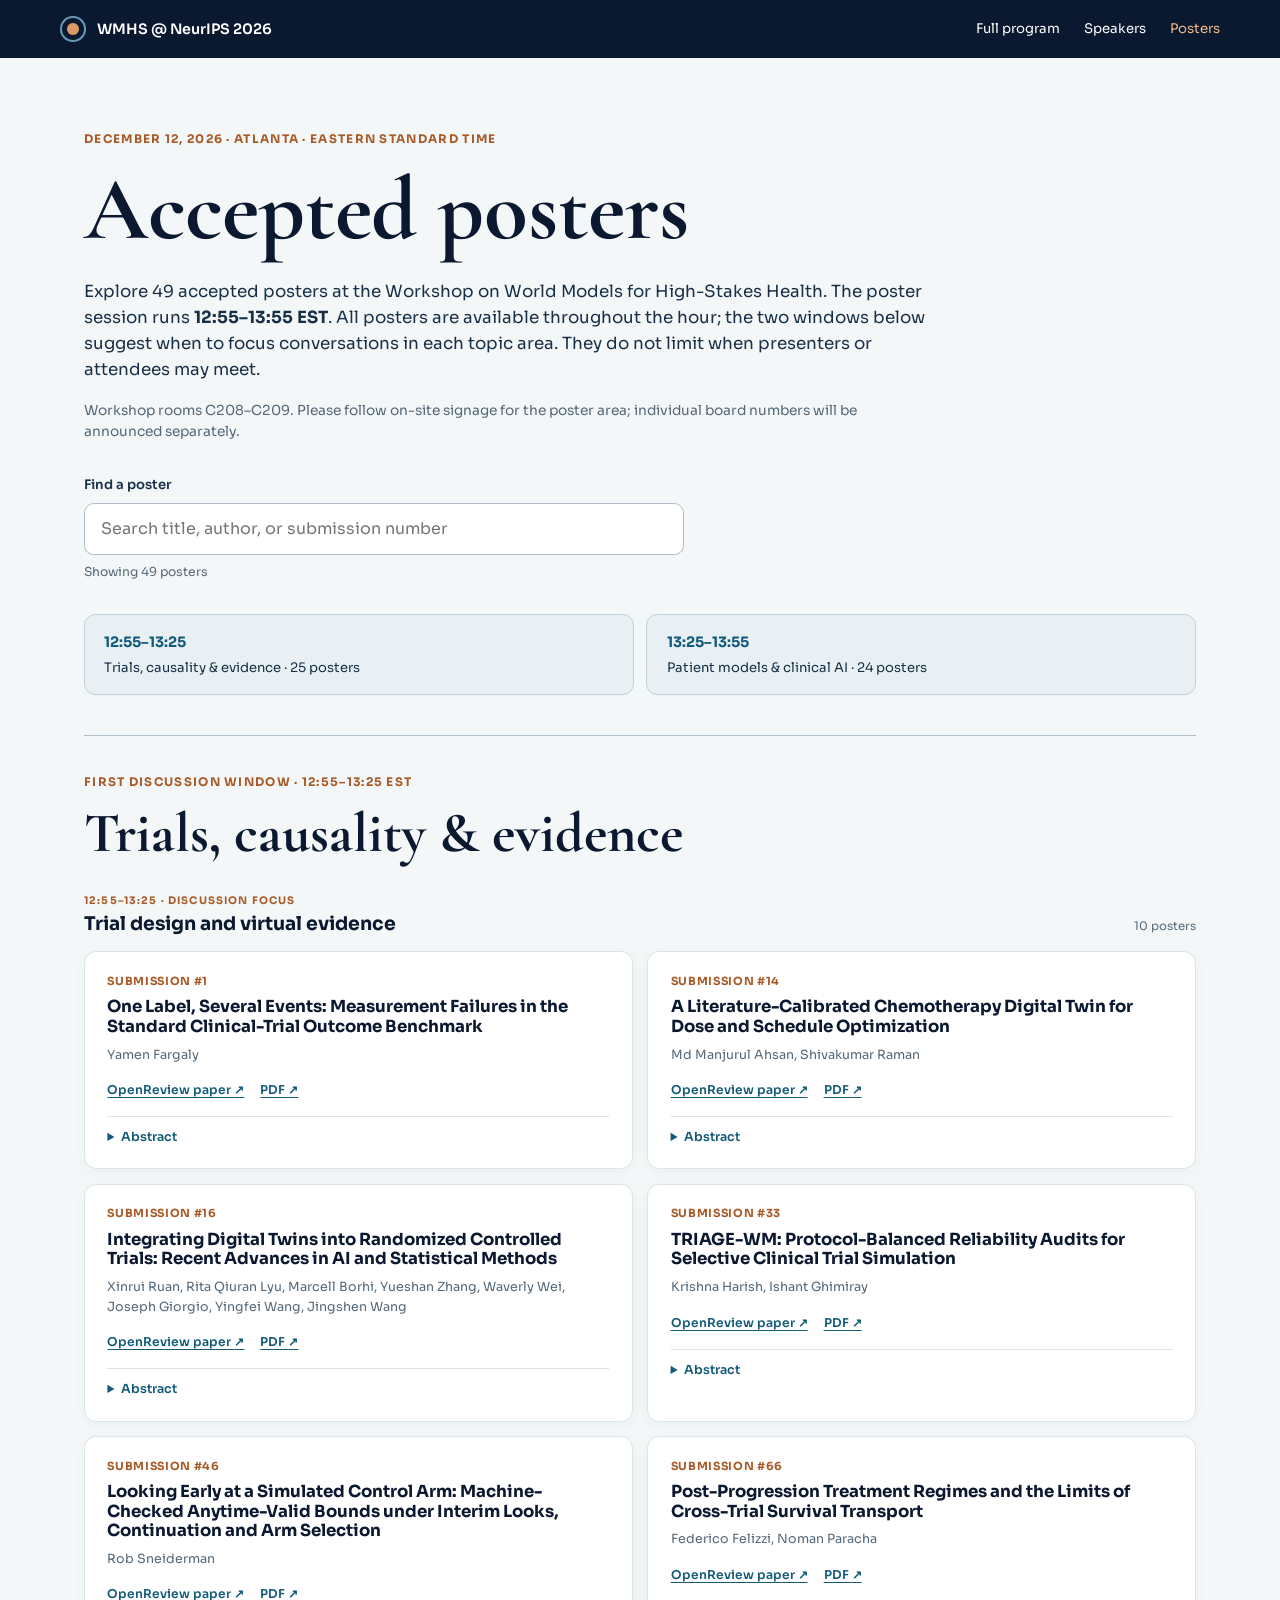
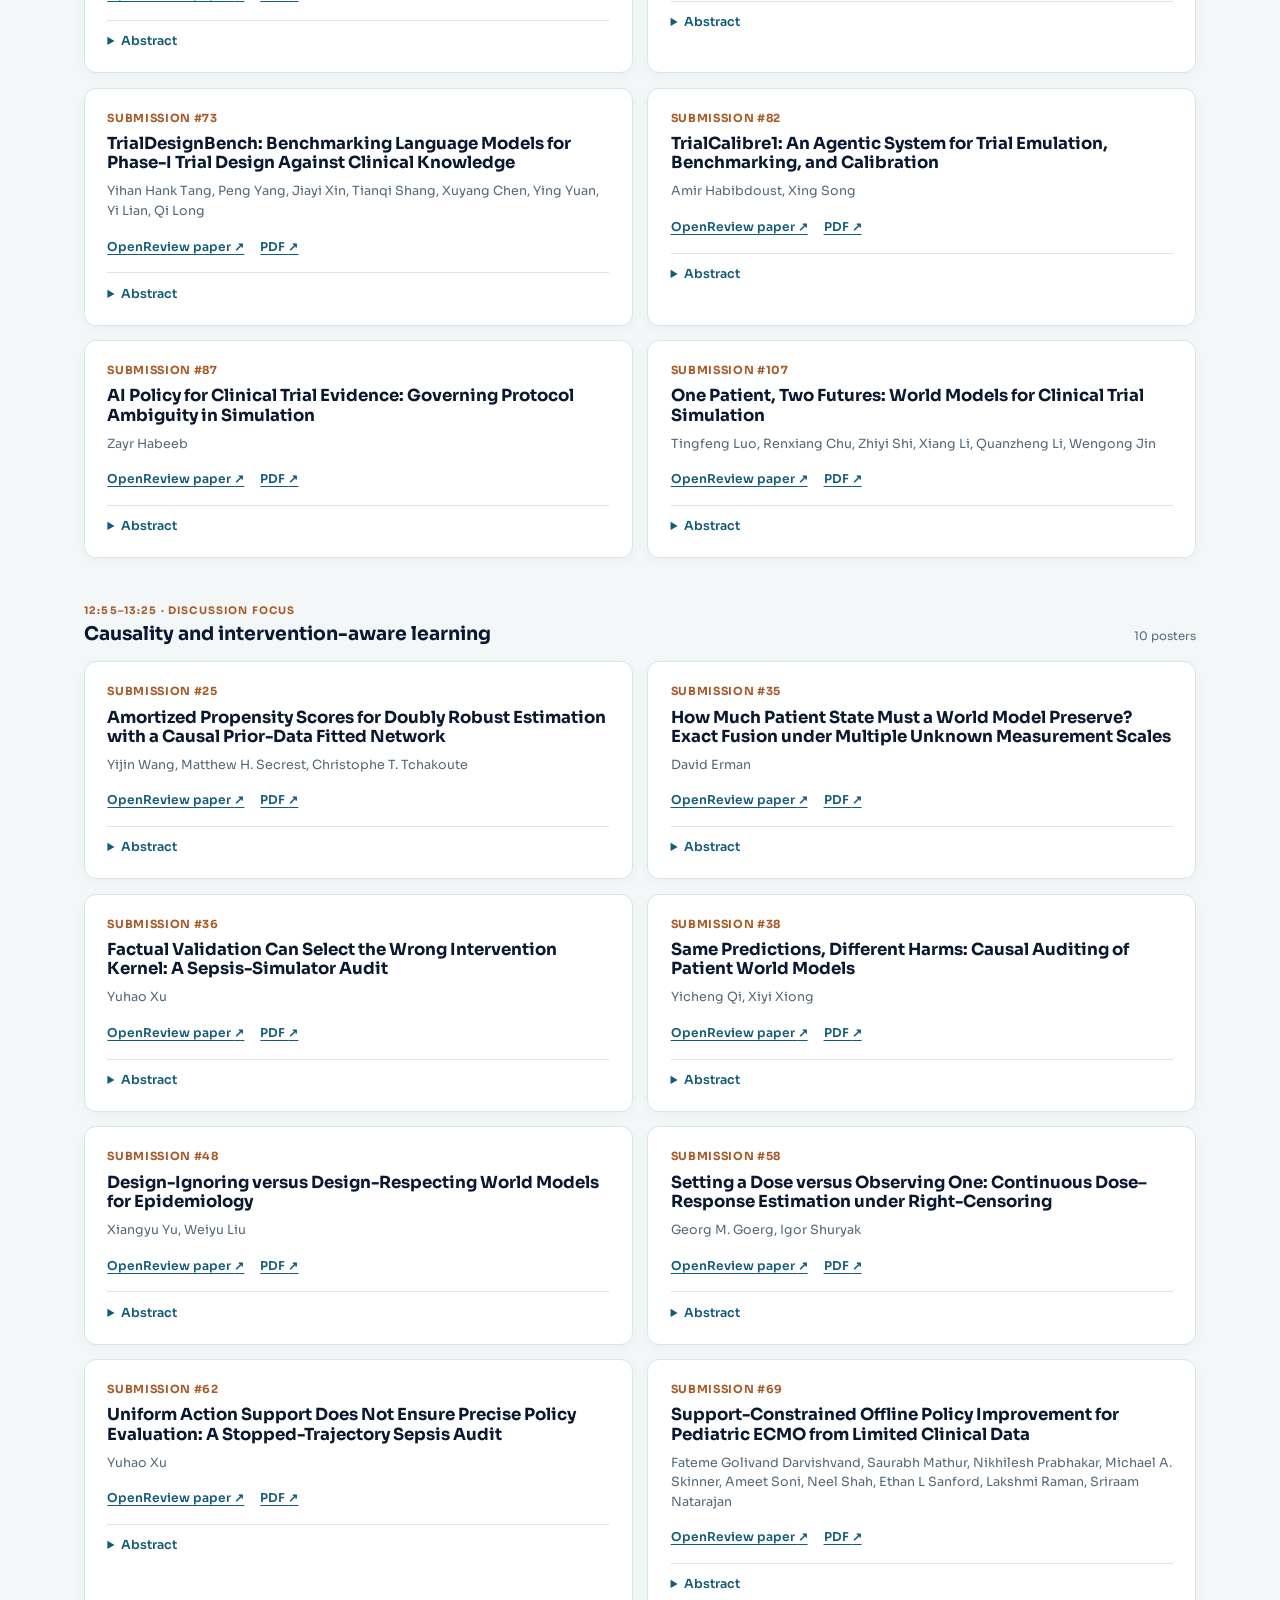
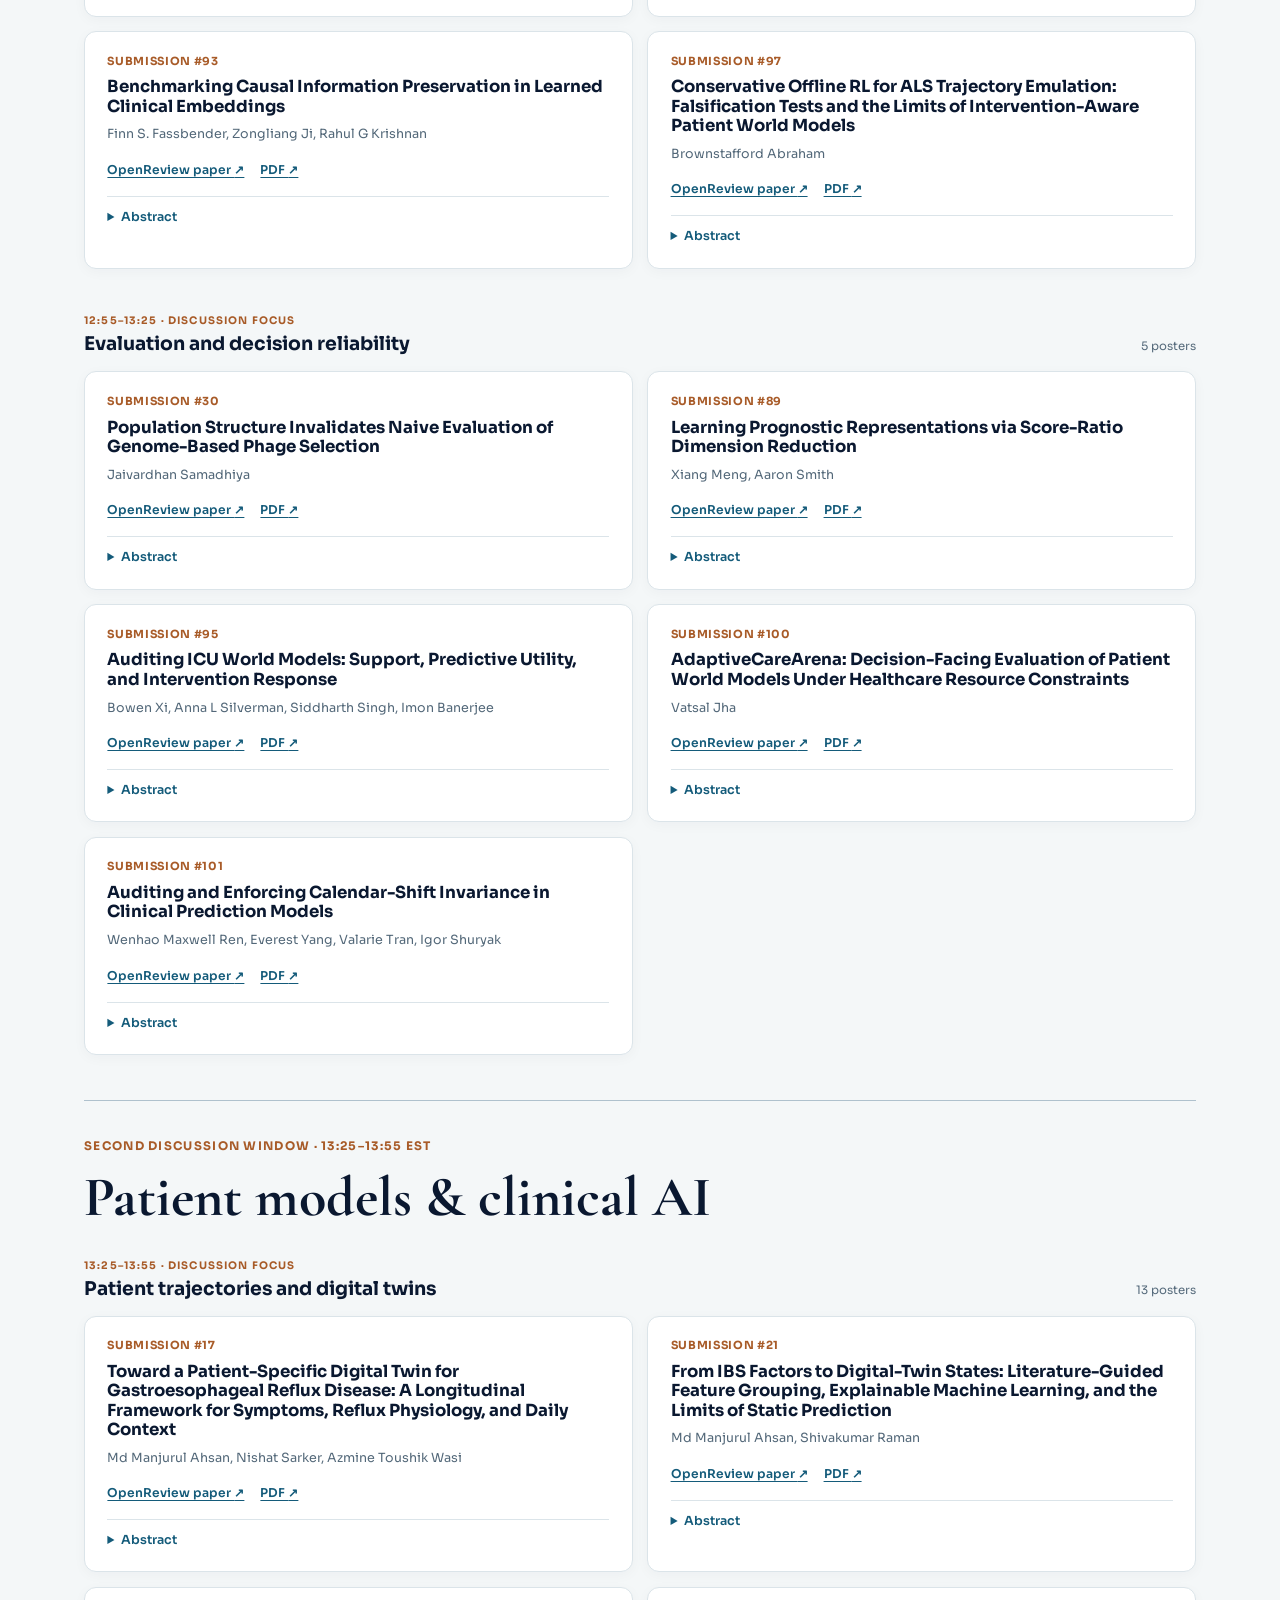
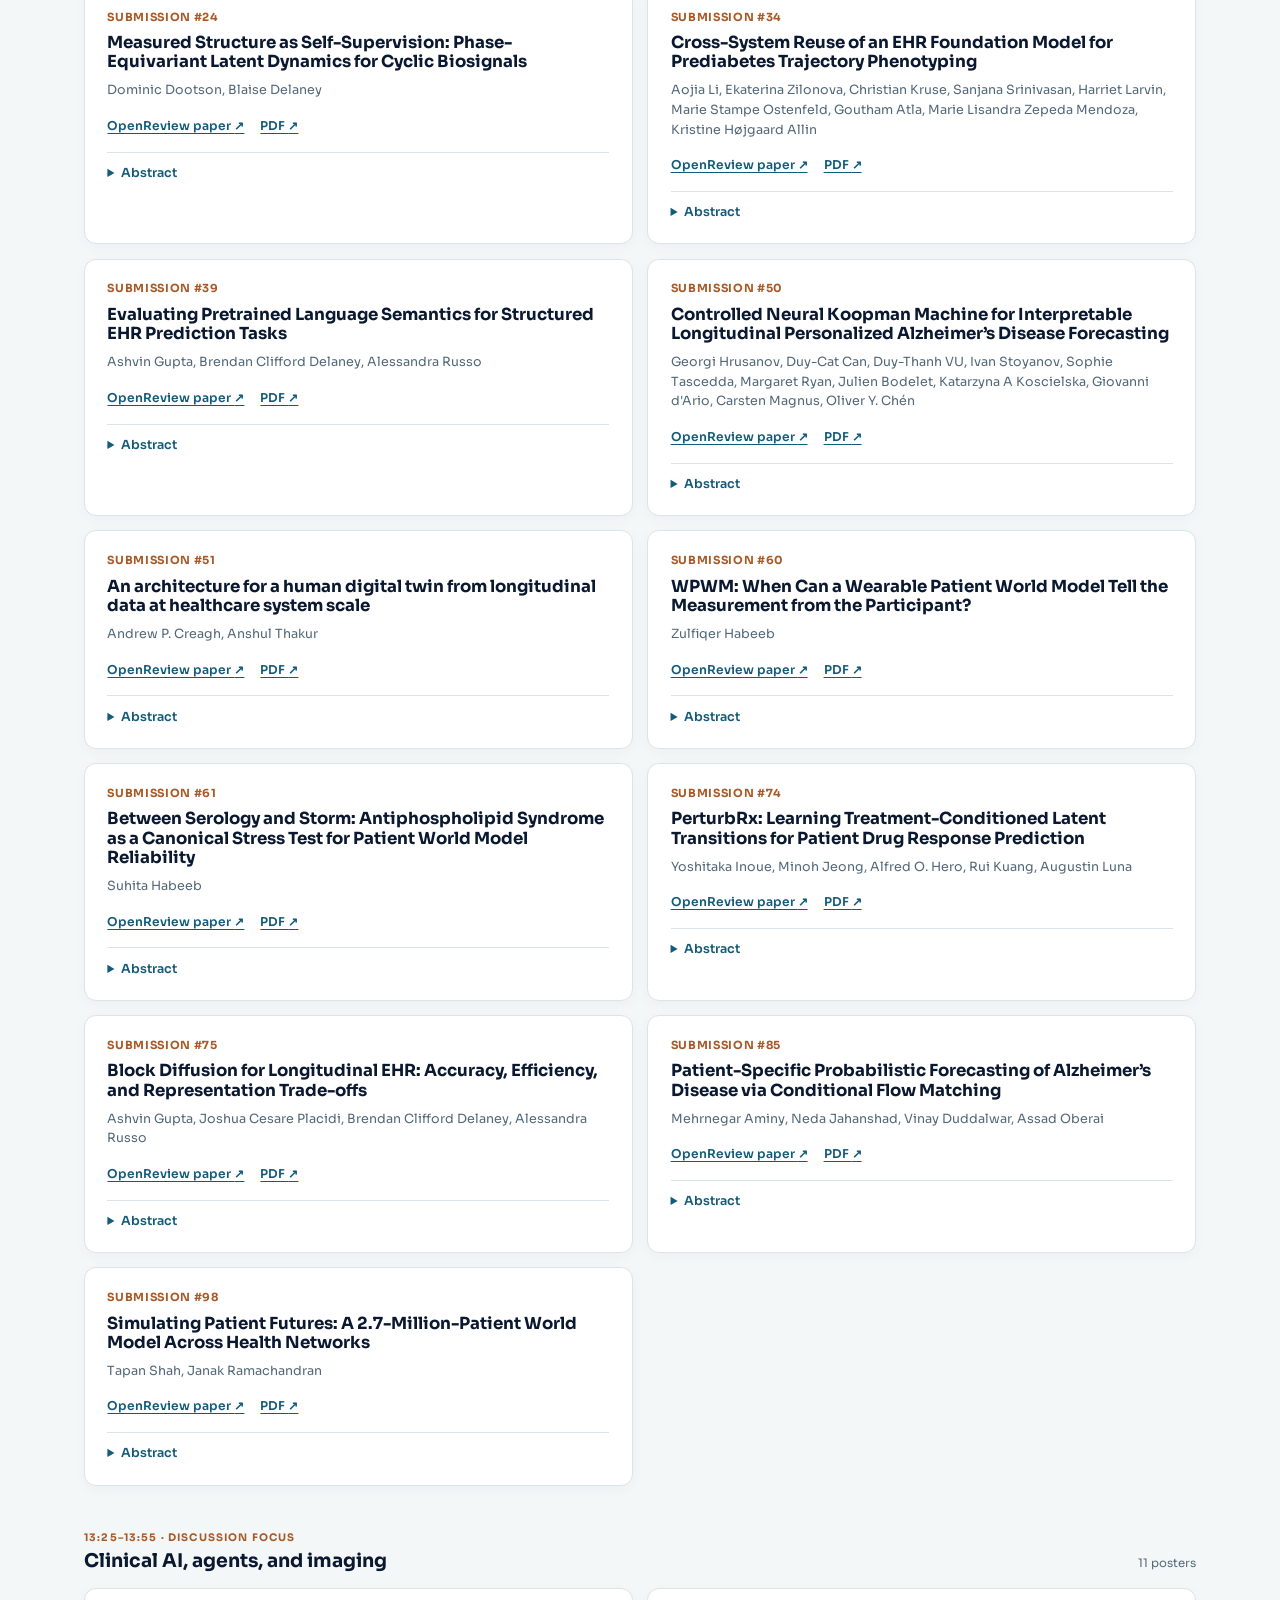
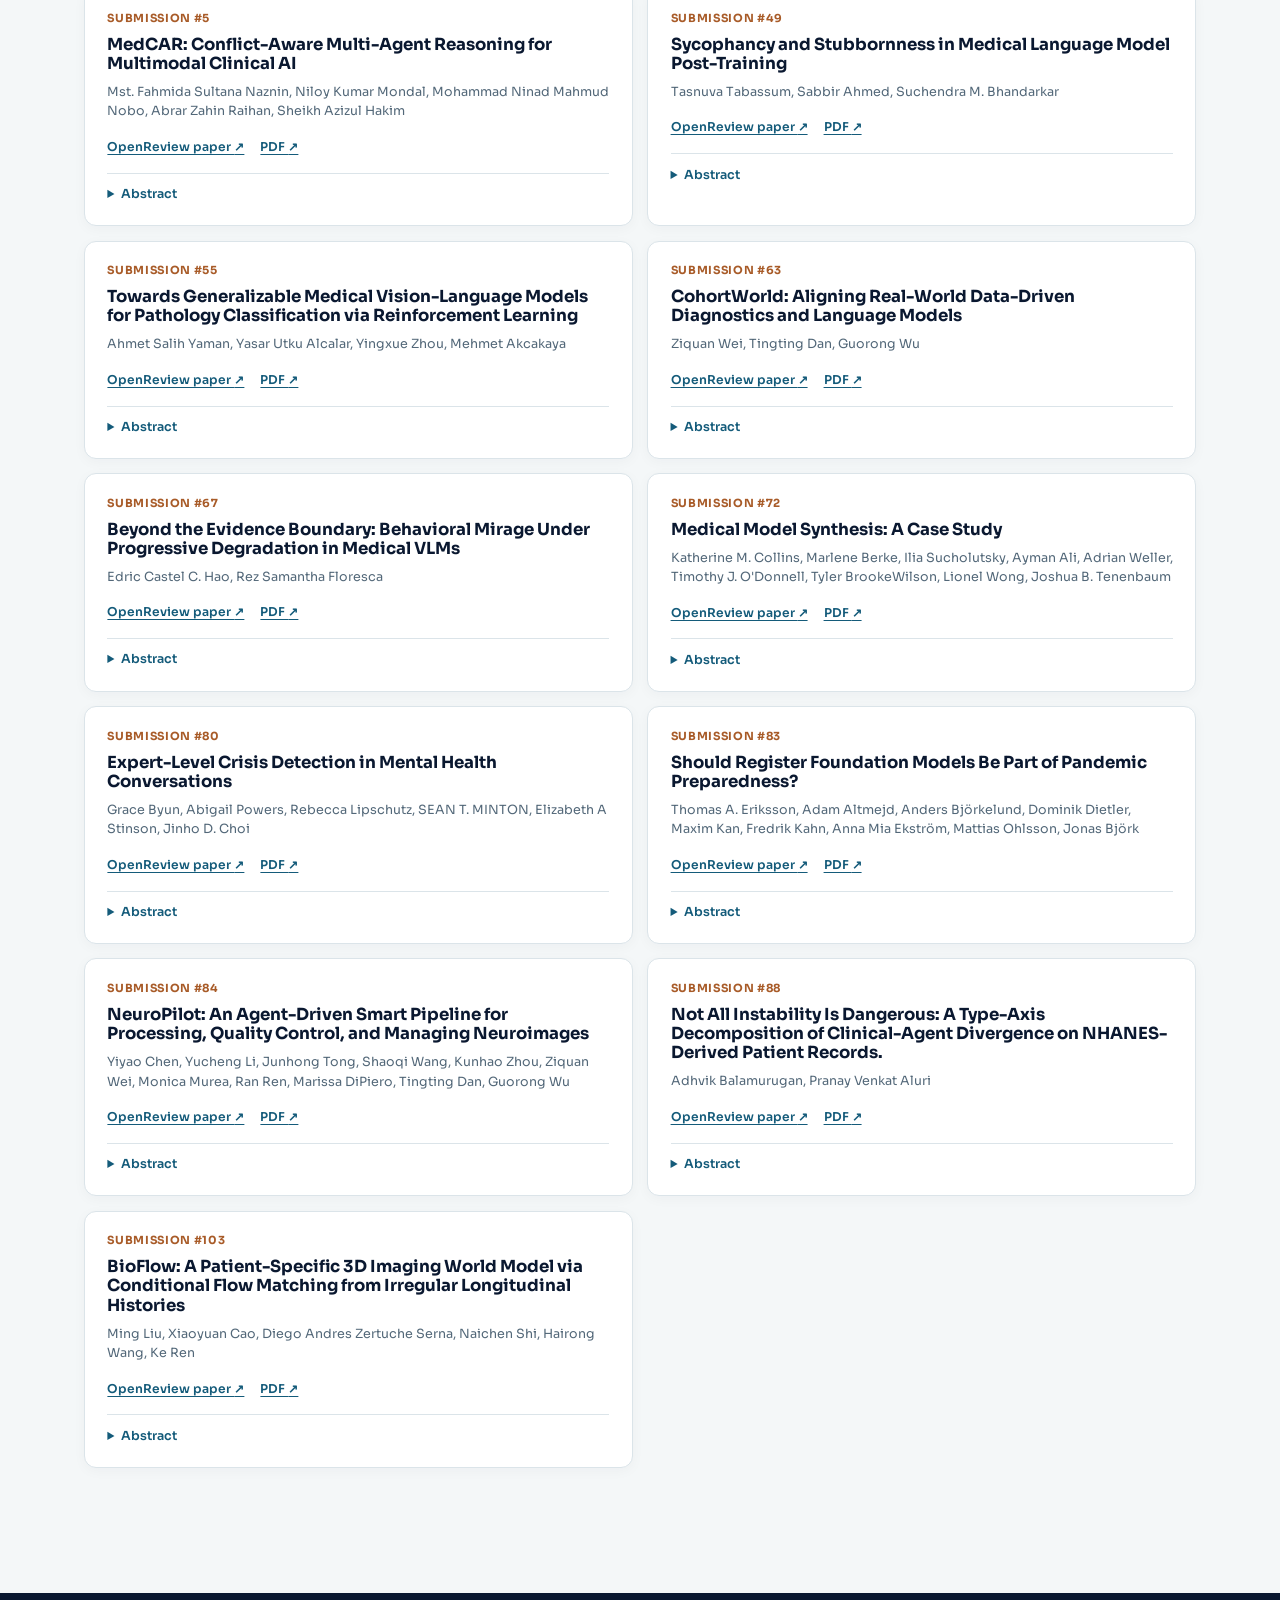
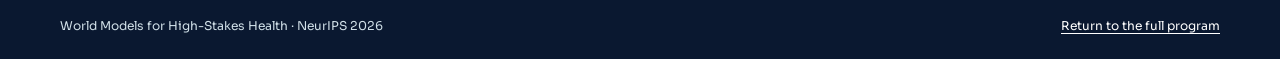
<file: posters.html>
<!DOCTYPE html>
<html lang="en">
<head>
  <meta charset="UTF-8">
  <meta name="viewport" content="width=device-width, initial-scale=1">
  <meta name="description" content="Accepted posters at the NeurIPS 2026 Workshop on World Models for High-Stakes Health. Browse titles, authors, abstracts, and papers by topic and discussion time.">
  <title>Accepted posters · WMHS @ NeurIPS 2026</title>
  <link rel="canonical" href="https://wmhs-neurips.github.io/WMHS/posters.html">
  <link rel="preconnect" href="https://fonts.googleapis.com">
  <link rel="preconnect" href="https://fonts.gstatic.com" crossorigin>
  <link href="https://fonts.googleapis.com/css2?family=Cormorant+Garamond:wght@500;600;700&family=Sora:wght@300;400;500;600;700&display=swap" rel="stylesheet">
  <link rel="stylesheet" href="posters.css">
</head>
<body>
  <header class="site-header">
    <a class="brand" href="./"><span class="brand-mark" aria-hidden="true"></span> WMHS @ NeurIPS 2026</a>
    <nav aria-label="Primary"><a href="./#schedule">Full program</a><a href="./#speakers">Speakers</a><a class="current" href="posters.html" aria-current="page">Posters</a></nav>
  </header>
  <main>
    <section class="intro">
      <p class="eyebrow">December 12, 2026 · Atlanta · Eastern Standard Time</p>
      <h1>Accepted posters</h1>
      <p class="lead">Explore 49 accepted posters at the Workshop on World Models for High-Stakes Health. The poster session runs <strong>12:55–13:55 EST</strong>. All posters are available throughout the hour; the two windows below suggest when to focus conversations in each topic area. They do not limit when presenters or attendees may meet.</p>
      <p class="location">Workshop rooms C208–C209. Please follow on-site signage for the poster area; individual board numbers will be announced separately.</p>
      <div class="search-wrap"><label for="poster-search">Find a poster</label><input id="poster-search" type="search" placeholder="Search title, author, or submission number" autocomplete="off"><p id="search-count" role="status" aria-live="polite">Showing 49 posters</p></div>
      <div class="window-nav" aria-label="Poster discussion windows"><a href="#window-one"><span>12:55–13:25</span> Trials, causality &amp; evidence · 25 posters</a><a href="#window-two"><span>13:25–13:55</span> Patient models &amp; clinical AI · 24 posters</a></div>
    </section>
    <div class="window-heading" id="window-one"><p class="eyebrow">First discussion window · 12:55–13:25 EST</p><h2>Trials, causality &amp; evidence</h2></div>

      <section class="theme-section" id="theme-1" aria-labelledby="theme-title-1">
        <div class="theme-header"><div><p class="theme-time">12:55–13:25 · Discussion focus</p><h2 id="theme-title-1">Trial design and virtual evidence</h2></div><span class="theme-count">10 posters</span></div>
        <div class="poster-grid">
          <article class="poster-card" id="paper-1" data-search="one label, several events: measurement failures in the standard clinical-trial outcome benchmark yamen fargaly 1">
            <div class="poster-number">Submission #1</div>
            <h3><a href="https://openreview.net/forum?id=zYUujmWXpy">One Label, Several Events: Measurement Failures in the Standard Clinical-Trial Outcome Benchmark</a></h3>
            <p class="authors">Yamen Fargaly</p>
            <div class="paper-actions">
              <a href="https://openreview.net/forum?id=zYUujmWXpy" target="_blank" rel="noopener noreferrer">OpenReview paper <span aria-hidden="true">↗</span></a>
              <a href="https://openreview.net/pdf?id=zYUujmWXpy" target="_blank" rel="noopener noreferrer">PDF <span aria-hidden="true">↗</span></a>
            </div>
            <details><summary>Abstract</summary><p>Machine-learning models of clinical-trial success are trained and compared almost entirely on one public resource: the Trial Outcome Prediction (TOP) benchmark derived from ClinicalTrials.gov. We link all 11,601 of its trials back to their registry records and audit what the benchmark actually measures. Three problems appear, in the label, the features, and the strata. First, the binary outcome label pools distinct events. Between 5.2% and 46.9% of trials, depending on phase, have no efficacy primary endpoint at all and are judged on safety or pharmacokinetics, and those trials are labelled successful far more often: 67.1% against 49.1% in Phase II (adjusted OR 1.82, p = 2.2 × 10⁻⁸), with the same direction in Phase I and Phase III. Second, two post-hoc fields leak. Registry status, shipped beside the label, inflates ROC-AUC by +0.136 to +0.262, which exceeds the total reported gain of every architecture published on this benchmark; and the registry&#x27;s own enrollment and site counts, realised after the fact for 91% of records, independently add +0.076 to +0.237. Third, the feature and stratum channels are corrupted: 54.1% of distinct SMILES strings are shared by more than one drug name, 81.5% of trials carry a structure shared by more than five names, one structure is assigned to 377 arm names of which 98.9% are placebo arms, and 6 of 16 reference drugs carry a pharmacologically adjacent compound&#x27;s formula. Using central nervous system trials as a worked example, we then show the therapeutic-area stratum is itself incoherent: Phase III success ranges 2.66× across CNS subareas (χ² = 64.8, permutation p ≤ 5 × 10⁻⁵) while pooled CNS is statistically indistinguishable from pooled non-CNS at every phase, and a fifth of CNS-labelled trials are not CNS by the registry&#x27;s own MeSH hierarchy. One reassuring result: the temporal split is genuine, which we verified rather than assumed. The remedy is better reporting rather than better architectures.</p></details>
          </article>
          <article class="poster-card" id="paper-14" data-search="a literature-calibrated chemotherapy digital twin for dose and schedule optimization md manjurul ahsan, shivakumar raman 14">
            <div class="poster-number">Submission #14</div>
            <h3><a href="https://openreview.net/forum?id=2MCX6q0t5G">A Literature-Calibrated Chemotherapy Digital Twin for Dose and Schedule Optimization</a></h3>
            <p class="authors">Md Manjurul Ahsan, Shivakumar Raman</p>
            <div class="paper-actions">
              <a href="https://openreview.net/forum?id=2MCX6q0t5G" target="_blank" rel="noopener noreferrer">OpenReview paper <span aria-hidden="true">↗</span></a>
              <a href="https://openreview.net/pdf?id=2MCX6q0t5G" target="_blank" rel="noopener noreferrer">PDF <span aria-hidden="true">↗</span></a>
            </div>
            <details><summary>Abstract</summary><p>Chemotherapy scheduling requires a balance between tumor control and treatment-related toxicity, and an optimization method can appear effective if one side of that tradeoff is considered without the other. We developed a literature-calibrated digital-twin simulator for docetaxel in metastatic breast cancer that combines a three-compartment drug-exposure model, tumor growth, and neutrophil dynamics. Two effect scales were fitted on 250 virtual twins to historical trial-level frequencies of 30.0% objective response and 93.1% grade 3/4 neutropenia. The simulator produced a 30.0% internal tumor-response proxy and 93.2% neutropenia. The proxy is not equivalent to clinical objective response, and matching these frequencies does not establish predictive validity. We compared a reference regimen, Bayesian optimization, short-horizon model predictive control, and search baselines in 250 separate virtual twins under a predefined toxicity constraint. The reference regimen was feasible for 77.6% of twins, compared with 89.2% for Bayesian optimization, equal-budget random search, and exhaustive static search. Bayesian optimization lowered the mean final tumor ratio from 0.877 to 0.655, but exhaustive search achieved 0.586 and random search 0.662. Model predictive control reached 86.4% feasibility with weaker tumor control. Twenty-seven twins had no feasible option among 135 static dose–interval combinations. Dose-intensity controls and parameter-mismatch tests further limited the interpretation of optimization gains. These results support reporting tumor response, toxicity, search efficiency, and infeasibility together rather than forcing a treatment option for every simulated case. The simulator is a research model and does not provide clinical dosing guidance.</p></details>
          </article>
          <article class="poster-card" id="paper-16" data-search="integrating digital twins into randomized controlled trials: recent advances in ai and statistical methods xinrui ruan, rita qiuran lyu, marcell borhi, yueshan zhang, waverly wei, joseph giorgio, yingfei wang, jingshen wang 16">
            <div class="poster-number">Submission #16</div>
            <h3><a href="https://openreview.net/forum?id=bGVV9wcMte">Integrating Digital Twins into Randomized Controlled Trials: Recent Advances in AI and Statistical Methods</a></h3>
            <p class="authors">Xinrui Ruan, Rita Qiuran Lyu, Marcell Borhi, Yueshan Zhang, Waverly Wei, Joseph Giorgio, Yingfei Wang, Jingshen Wang</p>
            <div class="paper-actions">
              <a href="https://openreview.net/forum?id=bGVV9wcMte" target="_blank" rel="noopener noreferrer">OpenReview paper <span aria-hidden="true">↗</span></a>
              <a href="https://openreview.net/pdf?id=bGVV9wcMte" target="_blank" rel="noopener noreferrer">PDF <span aria-hidden="true">↗</span></a>
            </div>
            <details><summary>Abstract</summary><p>Randomized controlled trials (RCTs) remain the gold standard for causal inference in clinical and biomedical research, but they often face limited external validity, inadequate statistical power, unrepresentative enrollment, and ethical constraints. Digital twins (DTs), including emerging intervention-aware patient world models, offer new ways to represent longitudinal patient states, forecast treatment responses, and construct virtual trial populations from heterogeneous biomedical data. This paper reviews recent progress in health-domain DTs and synthesizes how DT-derived information may support RCT design and analysis. We focus on three statistical uses: calibration of DT-generated outcomes, selective borrowing in covariate regions where DT and trial distributions align, and DT-based prognostic covariates for improving precision. We also examine how multimodal foundation models expand the feasibility of patient-level DTs while leaving unresolved challenges in missing-data identification, temporal consistency, transportability, uncertainty quantification, and validation. Rather than proposing a new DT architecture or causal estimator, we provide a technical synthesis of the assumptions and safeguards required for DTs to complement randomized evidence. Under appropriate calibration and validation, these approaches may improve trial efficiency and generalizability without treating simulated outcomes as substitutes for observed randomized evidence.</p></details>
          </article>
          <article class="poster-card" id="paper-33" data-search="triage-wm: protocol-balanced reliability audits for selective clinical trial simulation krishna harish, ishant ghimiray 33">
            <div class="poster-number">Submission #33</div>
            <h3><a href="https://openreview.net/forum?id=NtKkjDZqF6">TRIAGE-WM: Protocol-Balanced Reliability Audits for Selective Clinical Trial Simulation</a></h3>
            <p class="authors">Krishna Harish, Ishant Ghimiray</p>
            <div class="paper-actions">
              <a href="https://openreview.net/forum?id=NtKkjDZqF6" target="_blank" rel="noopener noreferrer">OpenReview paper <span aria-hidden="true">↗</span></a>
              <a href="https://openreview.net/pdf?id=NtKkjDZqF6" target="_blank" rel="noopener noreferrer">PDF <span aria-hidden="true">↗</span></a>
            </div>
            <details><summary>Abstract</summary><p>Patient world models are increasingly discussed as engines for virtual trial arms and counterfactual treatment simulation, but a clinically useful simulator must know when a requested rollout is weakly supported. We introduce TRIAGE-WM, a model-agnostic audit that records three signals along an intervention path: ensemble disagreement, treatment-overlap surprise, and state-action support distance. We study two ways to scalarize this vector—an amplification-aware percentile score and a residual-calibrated risk score—and introduce protocol-balanced selection, which requires the same retained coverage within each intervention arm. Across five seeds on a nonlinear longitudinal structural benchmark, the amplification-aware score reduces endpoint MAE at 60% global coverage by 56.2% in-distribution and 47.7% under covariate shift. The same score, however, fails to rank error in a PK-PD tumor-growth stress test and becomes anti-informative under a hidden treatment-effect shift. A learned residual score reverses this pattern: it works well on the tumor simulator but not reliably on the generic benchmark. More importantly, global abstention creates severe protocol imbalance: at nominal 60% coverage, the retained-fraction gap between trial arms reaches 87.0 percentage points on the generic benchmark and 83.9 points on the tumor benchmark. Protocol balancing removes this gap but can erase much of the apparent error gain. The results argue that selective clinical simulation should be evaluated as a trial-level policy, not merely by a single confidence score: reports should expose component diagnostics, arm-stratified coverage, and mechanism-shift negative controls. All experiments are synthetic; no patient data are used.</p></details>
          </article>
          <article class="poster-card" id="paper-46" data-search="looking early at a simulated control arm: machine-checked anytime-valid bounds under interim looks, continuation and arm selection rob sneiderman 46">
            <div class="poster-number">Submission #46</div>
            <h3><a href="https://openreview.net/forum?id=rB4t3P37vO">Looking Early at a Simulated Control Arm: Machine-Checked Anytime-Valid Bounds under Interim Looks, Continuation and Arm Selection</a></h3>
            <p class="authors">Rob Sneiderman</p>
            <div class="paper-actions">
              <a href="https://openreview.net/forum?id=rB4t3P37vO" target="_blank" rel="noopener noreferrer">OpenReview paper <span aria-hidden="true">↗</span></a>
              <a href="https://openreview.net/pdf?id=rB4t3P37vO" target="_blank" rel="noopener noreferrer">PDF <span aria-hidden="true">↗</span></a>
            </div>
            <details><summary>Abstract</summary><p>We measure what three monitors of a running treatment effect do when the control arm is a patient simulator that can be queried at any time: a fixed-sample interval, a Lan-DeMets O&#x27;Brien-Fleming spending design, and two anytime-valid confidence sequences whose validity theorems are checked in Lean 4 against Mathlib. Four analyst behaviours that such a simulator invites are tested on a synthetic two-arm trial with six predictions sealed before the run (planned looks, every-patient looks, continuation past the planned maximum, best-of-k simulator reruns); two post-review cells add drift and a fitted simulator. The spending design&#x27;s false-claim rate is compatible with nominal on its planned schedule and on a dense schedule it is re-planned for (its validity there rests on construction); it fails when its final boundary is reused past the planned maximum (18.1%) and when the best of 5 simulated arms is reported (19.0%). The betting sequence&#x27;s false-claim rate is below 5% in every sealed cell, with every Wilson 95% interval under 5%; within the selection replications the first arm alone claims in 1.0% and the best of five in 3.3% (interval 2.6 to 4.2), a post-hoc run at 20 reruns reaches 12.8%, and a δ/k union bound (δ/(2k) per side) gives 0.2%. A fixed-sample interval at α/5 still claims falsely 10.2% under every-patient looks. At the planned size the betting and mixture half-widths are 1.41 and 8.8 times the fixed-sample half-width. A biased, drifting or poorly fitted simulator misleads the fixed-sample and betting intervals, the sharper paired interval most of all, while the mixture keeps coverage only by being too wide to reject anything; none of the intervals tested repairs a wrong world model. Graded after the run under a stated rule, four sealed predictions held as written and two failed in a clause.</p></details>
          </article>
          <article class="poster-card" id="paper-66" data-search="post-progression treatment regimes and the limits of cross-trial survival transport federico felizzi, noman paracha 66">
            <div class="poster-number">Submission #66</div>
            <h3><a href="https://openreview.net/forum?id=CmLOv7WJ9F">Post-Progression Treatment Regimes and the Limits of Cross-Trial Survival Transport</a></h3>
            <p class="authors">Federico Felizzi, Noman Paracha</p>
            <div class="paper-actions">
              <a href="https://openreview.net/forum?id=CmLOv7WJ9F" target="_blank" rel="noopener noreferrer">OpenReview paper <span aria-hidden="true">↗</span></a>
              <a href="https://openreview.net/pdf?id=CmLOv7WJ9F" target="_blank" rel="noopener noreferrer">PDF <span aria-hidden="true">↗</span></a>
            </div>
            <details><summary>Abstract</summary><p>Models that simulate overall survival (OS) from progression-free
survival (PFS) are fitted to published trial reports and used to
transport treatment effects to new populations. That OS depends on what
happens after progression is well known; we show what this implies for
transport. The quantity transport requires depends on the
\emph{post-progression treatment regime}---the rates at which patients
receive subsequent therapy, indexed by biomarker stratum and randomised
arm---and this object is systematically absent from published reports.
Two families of correction are in routine use and neither reaches it.
Crossover adjustment targets the counterfactual in which no patient
receives subsequent therapy, a world no target population inhabits, and
thereby eliminates precisely the information distinguishing source from
target. Population adjustment matches baseline covariates, and a regime
belongs to a trial rather than to a patient, so reweighting individuals
cannot convert one regime into another. We establish the second point
across four adjustment approaches spanning distinct function classes---
moment-matching MAIC, outcome-regression STC, augmented inverse
probability weighting, and a gradient-boosted density ratio---which
carry near-identical bias, showing the failure to be informational
rather than methodological. We exhibit a regime that is exactly balanced
across arms in the marginal, invisible to standard switching assessment,
and nonetheless not transportable. Over plausible target regimes the
effect spans zero even with the mechanism known exactly, so without
knowledge of the target&#x27;s post-progression landscape the sign of the
treatment effect is undetermined; supplying the target regime to a
regime-aware estimator recovers it. All results
are from simulation and come from a single seeded script with a test
suite, available at https://github.com/felizzi/post-progression-transport-WMHS-NeurIPS-2026</p></details>
          </article>
          <article class="poster-card" id="paper-73" data-search="trialdesignbench: benchmarking language models for phase-i trial design against clinical knowledge yihan hank tang, peng yang, jiayi xin, tianqi shang, xuyang chen, ying yuan, yi lian, qi long 73">
            <div class="poster-number">Submission #73</div>
            <h3><a href="https://openreview.net/forum?id=qPqEsOuJdc">TrialDesignBench: Benchmarking Language Models for Phase-I Trial Design Against Clinical Knowledge</a></h3>
            <p class="authors">Yihan Hank Tang, Peng Yang, Jiayi Xin, Tianqi Shang, Xuyang Chen, Ying Yuan, Yi Lian, Qi Long</p>
            <div class="paper-actions">
              <a href="https://openreview.net/forum?id=qPqEsOuJdc" target="_blank" rel="noopener noreferrer">OpenReview paper <span aria-hidden="true">↗</span></a>
              <a href="https://openreview.net/pdf?id=qPqEsOuJdc" target="_blank" rel="noopener noreferrer">PDF <span aria-hidden="true">↗</span></a>
            </div>
            <details><summary>Abstract</summary><p>AI is used in much of the clinical trial pipeline. However, selecting the statistical design of a trial, a crucial step that determines how drug doses are tested on humans and evaluated, has seen almost no AI progress. LLMs appear to be a natural fit given their strengths in biomedical knowledge and statistical reasoning. Nevertheless, there is currently no appropriate way to evaluate such abilities because recent regulatory and methodological shifts, most notably FDA’s Project Optimus, have redefined what constitutes a reasonable design and rendered many previous designs obsolete. To lay the groundwork for AI-assisted trial design, we introduce TRIALDESIGNBENCH, a benchmark of $617$ Phase-I/I-II oncology dose-finding trials, each paired with an expert-validated reference design that is consistent with the latest FDA regulatory initiatives. This reference standard is produced through a formalization of the expert design process. We evaluate five frontier LLMs, none of which matches the reference standard. Our ablation experiments trace this performance gap to two main causes, inference of latent, unrecorded design determinants from trial sources (supplying them raises class-wise balanced accuracy by $0.22$) and structured decision-tree reasoning ($+0.24$). TRIALDESIGNBENCH offers a reproducible, contemporary-standard objective for evaluating and enhancing AI-assisted trial design.</p></details>
          </article>
          <article class="poster-card" id="paper-82" data-search="trialcalibre1: an agentic system for trial emulation, benchmarking, and calibration amir habibdoust, xing song 82">
            <div class="poster-number">Submission #82</div>
            <h3><a href="https://openreview.net/forum?id=imiSqVvkAe">TrialCalibre1: An Agentic System for Trial Emulation, Benchmarking, and Calibration</a></h3>
            <p class="authors">Amir Habibdoust, Xing Song</p>
            <div class="paper-actions">
              <a href="https://openreview.net/forum?id=imiSqVvkAe" target="_blank" rel="noopener noreferrer">OpenReview paper <span aria-hidden="true">↗</span></a>
              <a href="https://openreview.net/pdf?id=imiSqVvkAe" target="_blank" rel="noopener noreferrer">PDF <span aria-hidden="true">↗</span></a>
            </div>
            <details><summary>Abstract</summary><p>Healthcare databases can help evaluate treatment effectiveness for questions both addressed and left unanswered by randomized trials. Doing so requires linking clinical evidence, study design, and analyses that can be run on the data. We present TrialCalibre1, an agentic system supporting reference-trial replication, direct target-trial emulation, and BenchExCal workflows that link benchmarking, extension, and calibration sensitivity analysis. We evaluated an ASCET-based benchmark and an extension comparing clopidogrel with aspirin among adults aged 81–90 years using synthetic PCORnet-style claims. Two reviewers assessed benchmark extraction, protocol decisions, and implementation. After discussion, 53/62 and 50/62 assessable SQL checks were rated met; both reviewers rated 12/13 assessable R checks met. Protocol and proxy disagreements remained. A separate ten-question routing development set yielded 10/10 route matches and 7/7 applicable reference-trial matches. The agent benchmark and extension included 6,069 and 1,602 patients. The extension risk ratio was 0.848 (95% CI 0.569–1.184), with a calibrated sensitivity estimate of 1.274 (0.439–3.700). The human implementation provided descriptive comparisons, not same-data validation. Dose proxies, unpopulated covariates, residual imbalance, implementation deviations, and ignored cross-cohort covariance limited interpretation. This case demonstrates a connected workflow whose protocols, code, and results can be reviewed.</p></details>
          </article>
          <article class="poster-card" id="paper-87" data-search="ai policy for clinical trial evidence: governing protocol ambiguity in simulation zayr habeeb 87">
            <div class="poster-number">Submission #87</div>
            <h3><a href="https://openreview.net/forum?id=PVFd9o9HY2">AI Policy for Clinical Trial Evidence: Governing Protocol Ambiguity in Simulation</a></h3>
            <p class="authors">Zayr Habeeb</p>
            <div class="paper-actions">
              <a href="https://openreview.net/forum?id=PVFd9o9HY2" target="_blank" rel="noopener noreferrer">OpenReview paper <span aria-hidden="true">↗</span></a>
              <a href="https://openreview.net/pdf?id=PVFd9o9HY2" target="_blank" rel="noopener noreferrer">PDF <span aria-hidden="true">↗</span></a>
            </div>
            <details><summary>Abstract</summary><p>AI policy for clinical trials should help reviewers identify consequential assumptions, assign authority for unresolved choices and determine when evidence needs reassessment. This paper proposes a report, clarify or defer framework that separates interpretation coverage, decision stability and predictive validity. Finite decision identification makes clarification needs checkable: in a constructed longitudinal study, 142 of 144 held-out fixed-threshold cases are already stable. A conjunction counterexample shows how irrelevant questions mislead a query heuristic; a restriction argument proves that deleting readings can lower optimal query cost without establishing completeness. An exploratory public MRI study of 384 patients illustrates the separate model-validity problem. After a retransformation correction chosen following initial test inspection, all 16 cohort forecasts exceed a fixed 0.90 response threshold while two realized summaries do not. This near-threshold example has no untouched confirmatory cohort. Nine located cases across four full protocols distinguish missing context from delegated authority. The policy proposal builds on existing reporting instruments; an AI Governance Command Center binds claims to versioned evidence, unresolved choices and responsible review. Applications concern protocol clarification, amendment review and evidence handoffs, with patient representation and oversight explicit. Faster review, clinical benefit and regulatory acceptance remain untested. Agreement and clarification efficiency are insufficient evidence for interpretation coverage or observed predictive validity.</p></details>
          </article>
          <article class="poster-card" id="paper-107" data-search="one patient, two futures: world models for clinical trial simulation tingfeng luo, renxiang chu, zhiyi shi, xiang li, quanzheng li, wengong jin 107">
            <div class="poster-number">Submission #107</div>
            <h3><a href="https://openreview.net/forum?id=79pYt4k5ii">One Patient, Two Futures: World Models for Clinical Trial Simulation</a></h3>
            <p class="authors">Tingfeng Luo, Renxiang Chu, Zhiyi Shi, Xiang Li, Quanzheng Li, Wengong Jin</p>
            <div class="paper-actions">
              <a href="https://openreview.net/forum?id=79pYt4k5ii" target="_blank" rel="noopener noreferrer">OpenReview paper <span aria-hidden="true">↗</span></a>
              <a href="https://openreview.net/pdf?id=79pYt4k5ii" target="_blank" rel="noopener noreferrer">PDF <span aria-hidden="true">↗</span></a>
            </div>
            <details><summary>Abstract</summary><p>Randomized controlled trials are essential for evaluating treatment strategies, yet they are costly and time-consuming to conduct. Observational electronic health records offer an opportunity to learn patient dynamics and explore potential treatment outcomes through simulation. We present a clinical world model for simulating patient trajectories under alternative treatment strategies. The framework combines a variational autoencoder with treatment-conditioned latent diffusion, a clinician behavior policy that generates background care, and an intervention controller that applies the assigned strategy. On held-out MIMIC-IV intensive care records, the diffusion ensemble achieves lower long-horizon forecasting error than other baselines. When simulating lactated Ringer’s versus saline, the model reproduces the direction of the evaluated treatment effects reported in a randomized trial and yields odds-ratio estimates closer to the trial reference than those from two conventional observational estimators. The simulated trajectories also reproduce the trial-consistent pattern of lower chloride and higher bicarbonate under lactated Ringer’s. Together, these findings demonstrate that a world model trained on observational ICU data can generate treatment-arm simulations that capture both clinical outcome contrasts and physiological responses observed in a randomized trial, supporting further investigation of prospective trial prediction.</p></details>
          </article></div>
      </section>
      <section class="theme-section" id="theme-2" aria-labelledby="theme-title-2">
        <div class="theme-header"><div><p class="theme-time">12:55–13:25 · Discussion focus</p><h2 id="theme-title-2">Causality and intervention-aware learning</h2></div><span class="theme-count">10 posters</span></div>
        <div class="poster-grid">
          <article class="poster-card" id="paper-25" data-search="amortized propensity scores for doubly robust estimation with a causal prior-data fitted network yijin wang, matthew h. secrest, christophe t. tchakoute 25">
            <div class="poster-number">Submission #25</div>
            <h3><a href="https://openreview.net/forum?id=dqmC7ykr9i">Amortized Propensity Scores for Doubly Robust Estimation with a Causal Prior-Data Fitted Network</a></h3>
            <p class="authors">Yijin Wang, Matthew H. Secrest, Christophe T. Tchakoute</p>
            <div class="paper-actions">
              <a href="https://openreview.net/forum?id=dqmC7ykr9i" target="_blank" rel="noopener noreferrer">OpenReview paper <span aria-hidden="true">↗</span></a>
              <a href="https://openreview.net/pdf?id=dqmC7ykr9i" target="_blank" rel="noopener noreferrer">PDF <span aria-hidden="true">↗</span></a>
            </div>
            <details><summary>Abstract</summary><p>We present a propensity-augmented causal prior-data fitted network for doubly
robust estimation of average treatment effects. Our approach extends CausalPFN
with a propensity pathway that has its own encoders, task embedding, and output
head but shares the Transformer. Trained jointly with the outcome pathway, it
amortizes estimation of both the conditional expected potential outcomes and the
propensity score. On semi-synthetic data built from ACIC-2016, the resulting
AIPTW and TMLE estimators remain stable as realized confounding increases and
perform comparably to SuperLearner estimators refit on each dataset. Compared
with TabFM, an external tabular foundation model, the propensity head yields more
stable weights.</p></details>
          </article>
          <article class="poster-card" id="paper-35" data-search="how much patient state must a world model preserve? exact fusion under multiple unknown measurement scales david erman 35">
            <div class="poster-number">Submission #35</div>
            <h3><a href="https://openreview.net/forum?id=NXxtDcXNNW">How Much Patient State Must a World Model Preserve? Exact Fusion under Multiple Unknown Measurement Scales</a></h3>
            <p class="authors">David Erman</p>
            <div class="paper-actions">
              <a href="https://openreview.net/forum?id=NXxtDcXNNW" target="_blank" rel="noopener noreferrer">OpenReview paper <span aria-hidden="true">↗</span></a>
              <a href="https://openreview.net/pdf?id=NXxtDcXNNW" target="_blank" rel="noopener noreferrer">PDF <span aria-hidden="true">↗</span></a>
            </div>
            <details><summary>Abstract</summary><p>Patient world models increasingly combine heterogeneous longitudinal sources—assays, devices, sites, or measurement panels—whose absolute scales may be uncertain even when their within-source response patterns are informative. We study a finite-snapshot count model with $m$ Poisson channels partitioned into $G$ sources. Source $g$ has its own unknown positive scale $A_g$, while channel $i$ has known baseline $r_i$ and known latent-state sensitivity vector $b_i$. We prove an exact compression law: the full count vector is minimally summarized by the $G$ source totals together with the feature-weighted aggregate $T=\sum_i b_iN_i$; the canonical linear sufficient-statistic row space has dimension equal to the rank of the matrix obtained by stacking source indicators and sensitivity features. Conditioning on source totals removes every unknown scale, and the efficient Fisher information for latent state is exactly the sum, over sources, of expected source count times the within-source covariance of sensitivities. Consequently, a latent direction is invisible after nuisance removal exactly when its channel sensitivity is constant inside every source. This gives a sharp granularity frontier for ordinary real-linear projection: one shared scale can permit strong compression, whereas one unrelated scale per channel makes the canonical row-space kernel trivial. A Bayesian decision corollary shows that the same statistic is sufficient for any downstream intervention simulator whose future kernel depends on the observed snapshot only through the latent parameters. Executable checks verify the likelihood factorization, profile/conditional identity, and information law over randomized instances, with the information identity independently replayed in a separate implementation. The results are statistical resource laws, not evidence that the assumed observation model is clinically valid or causally sufficient for treatment selection.</p></details>
          </article>
          <article class="poster-card" id="paper-36" data-search="factual validation can select the wrong intervention kernel: a sepsis-simulator audit yuhao xu 36">
            <div class="poster-number">Submission #36</div>
            <h3><a href="https://openreview.net/forum?id=yTs9mxWcEb">Factual Validation Can Select the Wrong Intervention Kernel: A Sepsis-Simulator Audit</a></h3>
            <p class="authors">Yuhao Xu</p>
            <div class="paper-actions">
              <a href="https://openreview.net/forum?id=yTs9mxWcEb" target="_blank" rel="noopener noreferrer">OpenReview paper <span aria-hidden="true">↗</span></a>
              <a href="https://openreview.net/pdf?id=yTs9mxWcEb" target="_blank" rel="noopener noreferrer">PDF <span aria-hidden="true">↗</span></a>
            </div>
            <details><summary>Abstract</summary><p>Which validation score should select a model that will be queried under a
different treatment policy? In a public sepsis simulator, we first show that
better factual prediction can accompany worse intervention prediction:
under strong treatment selection, pooling improves factual Brier loss over
standardization by 0.04641 but worsens randomized-target kernel error by
0.01878. We then test a remedy without providing intervention outcomes to
the selector. On 64 fresh states, 12 data replicates and three assignment
regimes, ordinary and importance-weighted factual validation select from the
same six fitted candidates. Selections are frozen before independent scoring
references are generated. Weighting reduces selected-kernel error from
0.03221 to 0.01344 at assignment strength 0.8, and from 0.06069 to 0.04162
at 0.95; adjusted paired intervals exclude zero. The selectors coincide
under randomized assignment. These two studies comprise 1,507,328 simulator
transitions. The contribution is a reproducible evaluation and selection
audit using established estimators, with known-propensity and fixed-support
limitations, not a new causal identification result or evidence of clinical benefit.</p></details>
          </article>
          <article class="poster-card" id="paper-38" data-search="same predictions, different harms: causal auditing of patient world models yicheng qi, xiyi xiong 38">
            <div class="poster-number">Submission #38</div>
            <h3><a href="https://openreview.net/forum?id=dbQl8Hn8fv">Same Predictions, Different Harms: Causal Auditing of Patient World Models</a></h3>
            <p class="authors">Yicheng Qi, Xiyi Xiong</p>
            <div class="paper-actions">
              <a href="https://openreview.net/forum?id=dbQl8Hn8fv" target="_blank" rel="noopener noreferrer">OpenReview paper <span aria-hidden="true">↗</span></a>
              <a href="https://openreview.net/pdf?id=dbQl8Hn8fv" target="_blank" rel="noopener noreferrer">PDF <span aria-hidden="true">↗</span></a>
            </div>
            <details><summary>Abstract</summary><p>Patient world models can agree on treatment-specific predictions while leaving patient-level counterfactual harm undetermined. We show how requiring one shared terminal response narrows the compatible harm interval after a categorical intermediate state, when two initial treatments receive common subsequent care. Under independent stages, we derive sharp closed-form endpoints for at most three states at arbitrary risks and construct a common attaining transport and an eight-cell response law. A four-state counterexample identifies the boundary of the cut reduction. For dependence and response mismatch, we obtain general outer bounds and the exact symmetric three-state frontier, $[0,\min\{1/2,1/3+(\rho+\delta)/2\}]$, quantifying how much of the compatibility gain survives relaxed assumptions. Two eight-variable response LPs propagate finite-sample uncertainty. At equal observation counts, projection reduces mean interval width in five of six settings at $N=10000$; endpoint-only inference wins all six at $N=100$. No additional tightening beyond pairwise transport is detected in the tested native simulator configurations. Explicitly modified EpiCare stress mechanisms tighten the pairwise upper endpoint by up to $.11347$.</p></details>
          </article>
          <article class="poster-card" id="paper-48" data-search="design-ignoring versus design-respecting world models for epidemiology xiangyu yu, weiyu liu 48">
            <div class="poster-number">Submission #48</div>
            <h3><a href="https://openreview.net/forum?id=cmlwBcYRqJ">Design-Ignoring versus Design-Respecting World Models for Epidemiology</a></h3>
            <p class="authors">Xiangyu Yu, Weiyu Liu</p>
            <div class="paper-actions">
              <a href="https://openreview.net/forum?id=cmlwBcYRqJ" target="_blank" rel="noopener noreferrer">OpenReview paper <span aria-hidden="true">↗</span></a>
              <a href="https://openreview.net/pdf?id=cmlwBcYRqJ" target="_blank" rel="noopener noreferrer">PDF <span aria-hidden="true">↗</span></a>
            </div>
            <details><summary>Abstract</summary><p>World models for epidemiology learn from records shaped by study designs, including assignment, sampling, measurement, and related processes. A model may therefore reconstruct observed trajectories while learning an intervention contrast that depends on how records were collected. We formalize study design as constraints on a world model&#x27;s latent-world interface, action mechanism, observation likelihood, and target readout. This distinguishes design-respecting models, which encode these constraints, from design-ignoring models, which fit selected records without relating assignment and observation to the intended intervention question. Using a large-scale cluster-randomized test-negative trial, we hold the latent structure and fitting settings fixed and compare two illustrative state-space models: a design-ignoring model of recorded case counts and a design-respecting test-negative observation model. Both models achieve comparable factual reconstruction. Yet across 500 paired resampling experiments at 80%, 60%, and 40% relative sampling intensity, median contrast changes are −19.96%, −41.06%, and −60.98% for the design-ignoring model, versus −0.95%, −3.00%, and −5.32% for the design-respecting model. The same qualitative separation holds when sampling also varies across clusters. The design-ignoring count contrast remains appropriate for recorded counts; the failure lies in interpreting it as a disease contrast. Thus, factual reconstruction alone does not establish design alignment; testing whether fitted contrasts preserve design-implied observation-process invariances provides a sharper evaluation.</p></details>
          </article>
          <article class="poster-card" id="paper-58" data-search="setting a dose versus observing one: continuous dose–response estimation under right-censoring georg m. goerg, igor shuryak 58">
            <div class="poster-number">Submission #58</div>
            <h3><a href="https://openreview.net/forum?id=LtfivZ5XJ9">Setting a Dose versus Observing One: Continuous Dose–Response Estimation under Right-Censoring</a></h3>
            <p class="authors">Georg M. Goerg, Igor Shuryak</p>
            <div class="paper-actions">
              <a href="https://openreview.net/forum?id=LtfivZ5XJ9" target="_blank" rel="noopener noreferrer">OpenReview paper <span aria-hidden="true">↗</span></a>
              <a href="https://openreview.net/pdf?id=LtfivZ5XJ9" target="_blank" rel="noopener noreferrer">PDF <span aria-hidden="true">↗</span></a>
            </div>
            <details><summary>Abstract</summary><p>Choosing a radiotherapy dose is a continuous-treatment decision judged on right-censored survival under strong confounding, a combination that also arises in drug dosing and occupational exposure. Few causal estimators return whole dose–response curves for interpretable patient subgroups in this setting. We present PSPS-CS (continuous-treatment, censored-survival Predictive State Propensity Subclassification), a deep mixture-of-experts model trained end-to-end on one objective that combines a Gaussian-mixture model of dose assignment with a continuous-time Weibull survival likelihood. It learns latent predictive states, groups of patients within which dose is assumed to be approximately unconfounded. Because setting a dose, unlike observing one, leaves a patient&#x27;s state weights unchanged, PSPS-CS averages over the states with their prior weights instead of dividing by a propensity score. We compared PSPS-CS with five other estimators on three simulated dose-effect scenarios and one null scenario: DoseSurv (a deep discrete-time dose–response model), a causal forest with inverse-probability-of-censoring weighting, a causal survival forest, a random survival forest and a Weibull accelerated failure time model. As a real-world example, we applied PSPS-CS to RADCURE, an observational head and neck cancer cohort. PSPS-CS did not outperform every comparator and its ranking varied by scenario, but its best variant was competitive overall. On RADCURE, where most patients received one dose, the states had clinically plausible profiles, but only the most common dose was supported and the curve&#x27;s shape changed with the training seed, so the data support no dose contrast and no change in current clinical practice. PSPS-CS is therefore intended not as a replacement for other estimators but as a complementary tool: it is fully neural, so it can be extended to multimodal health records (tabular data, images and text), it returns flexible dose–response curves for continuous treatments, and it detects patient subgroups (states) automatically, which can support hypothesis generation and the evaluation of clinical plausibility. The core PSPS model components are available at https://github.com/gmgeorg/pypsps.</p></details>
          </article>
          <article class="poster-card" id="paper-62" data-search="uniform action support does not ensure precise policy evaluation: a stopped-trajectory sepsis audit yuhao xu 62">
            <div class="poster-number">Submission #62</div>
            <h3><a href="https://openreview.net/forum?id=amDRtfhEhD">Uniform Action Support Does Not Ensure Precise Policy Evaluation: A Stopped-Trajectory Sepsis Audit</a></h3>
            <p class="authors">Yuhao Xu</p>
            <div class="paper-actions">
              <a href="https://openreview.net/forum?id=amDRtfhEhD" target="_blank" rel="noopener noreferrer">OpenReview paper <span aria-hidden="true">↗</span></a>
              <a href="https://openreview.net/pdf?id=amDRtfhEhD" target="_blank" rel="noopener noreferrer">PDF <span aria-hidden="true">↗</span></a>
            </div>
            <details><summary>Abstract</summary><p>Uniform action support removes one obstacle to off-policy evaluation, but does not determine the precision of a finite-sample longitudinal estimate. We audit this distinction using fresh trajectories from a public sepsis simulator, known uniform logging over eight actions, three fixed target policies, and horizons from 1 to 16. Thirty-two independent logs contain 65,536 episodes; 196,608 separate on-policy episodes provide Monte Carlo references. Likelihood products stop at absorption rather than accumulating fictitious post-terminal factors. The prespecified primary comparison does not establish declining self-normalized importance-sampling bootstrap coverage: at the strongest policy shift and 2,048 episodes, reference-point coverage changes from 28/32 to 29/32, a difference of 0.031 with a paired 95% interval of [-0.094, 0.156]. Precision nevertheless deteriorates: median trajectory effective sample size falls from 304.6 to 10.4, median interval width grows from 0.037 to 0.391, and root mean squared error grows from 0.011 to 0.191. Ordinary and per-decision estimators do not remove the problem on this panel. The contribution is a reproducible, stopped-trajectory diagnostic of a known horizon effect, including an inconclusive coverage test and reference uncertainty. It is not a new estimator, a clinical validation, or evidence that all policy-evaluation methods fail.</p></details>
          </article>
          <article class="poster-card" id="paper-69" data-search="support-constrained offline policy improvement for pediatric ecmo from limited clinical data fateme golivand darvishvand, saurabh mathur, nikhilesh prabhakar, michael a. skinner, ameet soni, neel shah, ethan l sanford, lakshmi raman, sriraam natarajan 69">
            <div class="poster-number">Submission #69</div>
            <h3><a href="https://openreview.net/forum?id=UAhZdDLPlf">Support-Constrained Offline Policy Improvement for Pediatric ECMO from Limited Clinical Data</a></h3>
            <p class="authors">Fateme Golivand Darvishvand, Saurabh Mathur, Nikhilesh Prabhakar, Michael A. Skinner, Ameet Soni, Neel Shah, Ethan L Sanford, Lakshmi Raman, Sriraam Natarajan</p>
            <div class="paper-actions">
              <a href="https://openreview.net/forum?id=UAhZdDLPlf" target="_blank" rel="noopener noreferrer">OpenReview paper <span aria-hidden="true">↗</span></a>
              <a href="https://openreview.net/pdf?id=UAhZdDLPlf" target="_blank" rel="noopener noreferrer">PDF <span aria-hidden="true">↗</span></a>
            </div>
            <details><summary>Abstract</summary><p>Managing children on ECMO (Extracorporeal Membrane Oxygenation) requires balancing short-term physiological stability with the long-term goal of preventing neurological injury. Standard reinforcement learning can propose risky, out-of-distribution actions, while imitation learning is limited to reproducing clinician behavior. We introduce Support-Constrained Fitted Q-Iteration (FQI-SC), an offline reinforcement learning framework that cautiously improves upon expert behavior by restricting optimization to empirically supported state-action pairs and defaulting to the clinician baseline in low-data regions. On 78 pediatric trajectories totaling over 6,000 hours of clinical data, we evaluate our framework using Fitted Q-Evaluation (FQE) and a behavioral disagreement. Additionally, we formalize the performance-safety trade-off by introducing a unified Balance Score ($S(\pi)$). Our empirical evaluation shows that support-constrained policy improves the Balance Score by 38\% relative to FQI, improves estimated value by 1.28 FQE units over imitation learning, and reduces disagreement with clinician actions by 71\% relative to FQI.</p></details>
          </article>
          <article class="poster-card" id="paper-93" data-search="benchmarking causal information preservation in learned clinical embeddings finn s. fassbender, zongliang ji, rahul g krishnan 93">
            <div class="poster-number">Submission #93</div>
            <h3><a href="https://openreview.net/forum?id=GoMBGGwThX">Benchmarking Causal Information Preservation in Learned Clinical Embeddings</a></h3>
            <p class="authors">Finn S. Fassbender, Zongliang Ji, Rahul G Krishnan</p>
            <div class="paper-actions">
              <a href="https://openreview.net/forum?id=GoMBGGwThX" target="_blank" rel="noopener noreferrer">OpenReview paper <span aria-hidden="true">↗</span></a>
              <a href="https://openreview.net/pdf?id=GoMBGGwThX" target="_blank" rel="noopener noreferrer">PDF <span aria-hidden="true">↗</span></a>
            </div>
            <details><summary>Abstract</summary><p>Learned low-dimensional embeddings are used for treatment-effect estimation in clinical machine learning. However, a representation that drops confounding or overlap structure, necessary for the downstream estimator, can result in miscalibration. We ask whether cheap diagnostics that need no counterfactual labels can identify which embeddings preserve this information. CausalEmbedBench builds semi-synthetic oracles with known treatment effects on real covariates from 53 datasets: 49 randomized trials from RCTBench, IHDP, JOBS, TWINS, and an ICU cohort anchored to the VASST trial.

We evaluate 18 embedding methods (6 causally agnostic, 12 trained with treatment or outcome supervision) at several latent sizes. We score nine counterfactual-free diagnostics by the regret of the embedding each one selects, scaled from 0 (best candidate) to 1 (worst). Only the two outcome-side diagnostics, a cross-arm outcome-model predictive variance and a linear outcome-prediction probe, beat both random selection and raw covariates, with median regret 0.14 and 0.19 against 0.43 and 0.44. Both use the observed outcome. For tabular, in-distribution embeddings, our findings recommend using a small latent dimension and screening with an outcome-fidelity diagnostic prior to running an estimator.</p></details>
          </article>
          <article class="poster-card" id="paper-97" data-search="conservative offline rl for als trajectory emulation: falsification tests and the limits of intervention-aware patient world models brownstafford abraham 97">
            <div class="poster-number">Submission #97</div>
            <h3><a href="https://openreview.net/forum?id=3ghm59OXdW">Conservative Offline RL for ALS Trajectory Emulation: Falsification Tests and the Limits of Intervention-Aware Patient World Models</a></h3>
            <p class="authors">Brownstafford Abraham</p>
            <div class="paper-actions">
              <a href="https://openreview.net/forum?id=3ghm59OXdW" target="_blank" rel="noopener noreferrer">OpenReview paper <span aria-hidden="true">↗</span></a>
              <a href="https://openreview.net/pdf?id=3ghm59OXdW" target="_blank" rel="noopener noreferrer">PDF <span aria-hidden="true">↗</span></a>
            </div>
            <details><summary>Abstract</summary><p>Patient world models intended for clinical-trial simulation must emulate longitudinal disease trajectories while avoiding unsupported extrapolation under partial observability and limited historical support for intervention regimes. We study this problem in amyotrophic lateral sclerosis (ALS) using a POMDP-inspired conservative offline reinforcement learning (CQL) trajectory emulator trained on PRO-ACT data. On the PRO-ACT DREAM release, CQL improves short-horizon ALSFRS-R recovery relative to behavior cloning and yields more stable long-horizon rollouts than the unregularized Q-learning configuration; its strongest relative performance occurs on an outcome-defined rapid-progressor stratum, while a linear population-slope baseline remains stronger for slow, near-linear trajectories at the longest evaluated horizon. A configuration sweep shows every conservative setting holds seed variance low, though the unregularized comparator also differs in rollout rule and so does not isolate the penalty. We further identify a reliability failure mode: with a one-dimensional observed state, apparent perturbation robustness can arise from input-insensitive policy collapse; augmenting the observed state with forced vital capacity restores nonzero input-dependent rollout responses while retaining lower perturbation sensitivity than behavior cloning. Active-arm and riluzole analyses on the full PRO-ACT registry do not provide affirmative validation of intervention-effect counterfactuals, owing to weak or absent treatment signal, treatment-selection bias, and a design that manipulates a covariate rather than a learned action. These results establish both the promise and the limits of conservative offline RL for ALS patient-world modeling. We consolidate them into an explicit validation matrix that separates what our evidence supports from what it does not, and that names the evidence still required before trial-simulation use: explicit intervention semantics, target-trial design, support diagnostics, calibrated uncertainty, and evaluation in informative treatment settings.</p></details>
          </article></div>
      </section>
      <section class="theme-section" id="theme-3" aria-labelledby="theme-title-3">
        <div class="theme-header"><div><p class="theme-time">12:55–13:25 · Discussion focus</p><h2 id="theme-title-3">Evaluation and decision reliability</h2></div><span class="theme-count">5 posters</span></div>
        <div class="poster-grid">
          <article class="poster-card" id="paper-30" data-search="population structure invalidates naive evaluation of genome-based phage selection jaivardhan samadhiya 30">
            <div class="poster-number">Submission #30</div>
            <h3><a href="https://openreview.net/forum?id=OHOkjxPZeK">Population Structure Invalidates Naive Evaluation of Genome-Based Phage Selection</a></h3>
            <p class="authors">Jaivardhan Samadhiya</p>
            <div class="paper-actions">
              <a href="https://openreview.net/forum?id=OHOkjxPZeK" target="_blank" rel="noopener noreferrer">OpenReview paper <span aria-hidden="true">↗</span></a>
              <a href="https://openreview.net/pdf?id=OHOkjxPZeK" target="_blank" rel="noopener noreferrer">PDF <span aria-hidden="true">↗</span></a>
            </div>
            <details><summary>Abstract</summary><p>Predictive models built for treatment selection have to be evaluated under the shifts they will encounter in a true setting. This study evaluates a preclinical analogue of predicting Staphylococcus aureus response to bacteriophages from the bacterial genome. The reconstructed source benchmark contains 253 isolates, 17 reported clonal complexes (CCs), eight phages, and 2,024 quantitative OD600 outcomes. Applying an identical phenotype-blind protein pangenome and fixed ridge pipeline to 217 quality-controlled genomes from 15 CCs, random cross-validation gave macro Spearman 0.457 and $R^2$=0.132, whereas complete-CC holdout gave 0.190 and -0.237. Random splitting was found to overstate Spearman by 0.267 (conditional CC-bootstrap 95% CI 0.130-0.438) and $R^2$ by 0.369 (0.144-0.694). A training-mean baseline has lower complete-CC point-estimate MAE (0.156 versus 0.162 for ridge), but the paired conditional interval includes zero. Whole-genome similarity, computed without outcomes, supported CC as a dependence unit. A separate 45-isolate cohort shows the same direction of random-split optimism on a different binary endpoint (AUROC difference 0.147, conditional six-group bootstrap 95% CI 0.048-0.254). No candidate receptor or defense marker passed both multiplicity control and independent-lineage replication. The evaluated model does not establish reliable unseen-lineage transfer or clinical utility; this does not imply that every genomic model fails. The study presents a validation framework for high-stakes treatment-response models: specify the deployment shift, hold out the biological dependence unit, cluster uncertainty accordingly, separate mechanistic hypotheses from validated effects, and require prospective assay-compatible evidence before decision analysis.</p></details>
          </article>
          <article class="poster-card" id="paper-89" data-search="learning prognostic representations via score-ratio dimension reduction xiang meng, aaron smith 89">
            <div class="poster-number">Submission #89</div>
            <h3><a href="https://openreview.net/forum?id=sWVTHHZJrT">Learning Prognostic Representations via Score-Ratio Dimension Reduction</a></h3>
            <p class="authors">Xiang Meng, Aaron Smith</p>
            <div class="paper-actions">
              <a href="https://openreview.net/forum?id=sWVTHHZJrT" target="_blank" rel="noopener noreferrer">OpenReview paper <span aria-hidden="true">↗</span></a>
              <a href="https://openreview.net/pdf?id=sWVTHHZJrT" target="_blank" rel="noopener noreferrer">PDF <span aria-hidden="true">↗</span></a>
            </div>
            <details><summary>Abstract</summary><p>High-dimensional covariate adjustment can preserve causal identification while worsening overlap. We propose a score-ratio method for learning low-dimensional prognostic representations for the average treatment effect on the treated. By subtracting the score ratio associated with treatment from that associated with treatment and outcome jointly, the method removes treatment-related information and isolates directions governing the control outcome. We show that the resulting spectral decomposition bounds the error of the low-dimensional conditional approximation and yields a valid prognostic representation when the spectral remainder vanishes. Under a Gaussian single-index model, the method recovers the overlap-optimal prognostic direction. In a nonlinear symmetric experiment where standard linear and dimension-reduction methods perform poorly, score-ratio refinement achieves a median squared cosine similarity of 0.955. In a semi-synthetic experiment with real breast-cancer cytology covariates and simulated treatments, adjusting for the learned prognostic score reduces the root-mean-squared error of the ATT estimate to 0.15, compared with 0.48 when adjusting for all 30 covariates with gradient boosting.</p></details>
          </article>
          <article class="poster-card" id="paper-95" data-search="auditing icu world models: support, predictive utility, and intervention response bowen xi, anna l silverman, siddharth singh, imon banerjee 95">
            <div class="poster-number">Submission #95</div>
            <h3><a href="https://openreview.net/forum?id=9MxY6xAQRz">Auditing ICU World Models: Support, Predictive Utility, and Intervention Response</a></h3>
            <p class="authors">Bowen Xi, Anna L Silverman, Siddharth Singh, Imon Banerjee</p>
            <div class="paper-actions">
              <a href="https://openreview.net/forum?id=9MxY6xAQRz" target="_blank" rel="noopener noreferrer">OpenReview paper <span aria-hidden="true">↗</span></a>
              <a href="https://openreview.net/pdf?id=9MxY6xAQRz" target="_blank" rel="noopener noreferrer">PDF <span aria-hidden="true">↗</span></a>
            </div>
            <details><summary>Abstract</summary><p>Clinical world models aim to predict patient trajectories under specified treatment choices. We present a rollout credibility audit that examines whether predictions use treatment inputs, whether recursive dynamics add value beyond persistence and observed history, and how empirical assignment support and uncertainty constrain interpretation. Acquisition-history perturbations additionally test dependence on recorded information. Applications to $73{,}073$ MIMIC-IV ICU stays include a latent model and historical comparisons with four recipe variants. Much long-horizon factual skill remains without the rolled latent. For red-cell transfusion and potassium chloride, rollouts predict post-treatment laboratory values better than carry-forward, yet deleting the treatment input changes predictions by less than 0.3% of factual error; supplementary fluid and diuretic deletions likewise produce small mean responses. Aggregate uncertainty coverage masks undercoverage near ICU death. A known-truth simulation shows that predictive skill and apparent assignment support can coexist with substantial effect error under hidden confounding. The audit exposes query-, horizon- and model-specific limitations without identifying treatment effects or validating action selection.</p></details>
          </article>
          <article class="poster-card" id="paper-100" data-search="adaptivecarearena: decision-facing evaluation of patient world models under healthcare resource constraints vatsal jha 100">
            <div class="poster-number">Submission #100</div>
            <h3><a href="https://openreview.net/forum?id=qPlbJyQScH">AdaptiveCareArena: Decision-Facing Evaluation of Patient World Models Under Healthcare Resource Constraints</a></h3>
            <p class="authors">Vatsal Jha</p>
            <div class="paper-actions">
              <a href="https://openreview.net/forum?id=qPlbJyQScH" target="_blank" rel="noopener noreferrer">OpenReview paper <span aria-hidden="true">↗</span></a>
              <a href="https://openreview.net/pdf?id=qPlbJyQScH" target="_blank" rel="noopener noreferrer">PDF <span aria-hidden="true">↗</span></a>
            </div>
            <details><summary>Abstract</summary><p>Patient world models are usually evaluated by predictive fidelity, but their clinical value depends on the decisions their beliefs support under finite sensing, human attention and intervention capacity. We introduce AdaptiveCareArena, a real-trajectory replay benchmark that scores patient models by the resource-constrained decisions they support, instantiated on two public cohorts (CrossCheck, CES). Same-day review triage cuts missed high-severity reports relative to a neutral cyclic baseline at every tested budget, but ranking on each patient&#x27;s last report recovers nearly all of the belief&#x27;s advantage, so same-day triage mostly exercises the harness. A forward-looking variant finds within-person information in the moving-average belief on CES and a small decision-level gain over last report (+0.03 to +0.04 episode recall; intervals include zero). For measurement, one adaptive item-selection policy shows no practical advantage over a fixed short form, and the oracle gap is an upper bound inflated by selection. A tuned Kalman filter improves one-step accuracy by 6%, while 88 of 90 policy–budget–metric comparisons retain their direction and statistical resolution. We also name observation-action entanglement, show that gating the belief on review more than doubles missed events at the smallest budget, and show that an id-ordered cyclic baseline roughly doubles apparent attention disparity.</p></details>
          </article>
          <article class="poster-card" id="paper-101" data-search="auditing and enforcing calendar-shift invariance in clinical prediction models wenhao maxwell ren, everest yang, valarie tran, igor shuryak 101">
            <div class="poster-number">Submission #101</div>
            <h3><a href="https://openreview.net/forum?id=ya8VeVy8uc">Auditing and Enforcing Calendar-Shift Invariance in Clinical Prediction Models</a></h3>
            <p class="authors">Wenhao Maxwell Ren, Everest Yang, Valarie Tran, Igor Shuryak</p>
            <div class="paper-actions">
              <a href="https://openreview.net/forum?id=ya8VeVy8uc" target="_blank" rel="noopener noreferrer">OpenReview paper <span aria-hidden="true">↗</span></a>
              <a href="https://openreview.net/pdf?id=ya8VeVy8uc" target="_blank" rel="noopener noreferrer">PDF <span aria-hidden="true">↗</span></a>
            </div>
            <details><summary>Abstract</summary><p>Cancer care models predict when the next clinical assessment will occur, and weekly clinic schedules make weekdays informative. Public clinical datasets often shift patient dates for privacy, preserving elapsed times but changing weekdays. This means individual patient scores can depend on arbitrary calendar placement even when pooled benchmark scores appear stable. We test this dependence by rescoring each record at all seven equivalent weekday placements while holding model weights and scoring fixed. In non-small cell lung cancer data from four held-out hospitals, Absolute-phase improves over Calendar-blind by 0.188 nats per completed gap, but its score range across equivalent shifts averages 0.098 nats. Relative-phase constrains calendar phase to within-patient weekday differences, improves over Calendar-blind by 0.201 nats, and is shift invariant. We also introduce X-align, a shift-invariant feature that measures how well candidate dates match each patient&#x27;s prior assessment pattern. Against a baseline already using candidate weekday and prior weekday regularity, X-align improves held-out scores by 0.091 nats in non-small cell lung cancer and 0.114 in colorectal cancer, with scores unchanged across shifts. Overall, weekly timing information can improve prediction without making patient-level predictions depend on arbitrary calendar placement.</p></details>
          </article></div>
      </section>
    <div class="window-heading" id="window-two"><p class="eyebrow">Second discussion window · 13:25–13:55 EST</p><h2>Patient models &amp; clinical AI</h2></div>

      <section class="theme-section" id="theme-4" aria-labelledby="theme-title-4">
        <div class="theme-header"><div><p class="theme-time">13:25–13:55 · Discussion focus</p><h2 id="theme-title-4">Patient trajectories and digital twins</h2></div><span class="theme-count">13 posters</span></div>
        <div class="poster-grid">
          <article class="poster-card" id="paper-17" data-search="toward a patient-specific digital twin for gastroesophageal reflux disease: a longitudinal framework for symptoms, reflux physiology, and daily context md manjurul ahsan, nishat sarker, azmine toushik wasi 17">
            <div class="poster-number">Submission #17</div>
            <h3><a href="https://openreview.net/forum?id=L1r5W8hYMv">Toward a Patient-Specific Digital Twin for Gastroesophageal Reflux Disease: A Longitudinal Framework for Symptoms, Reflux Physiology, and Daily Context</a></h3>
            <p class="authors">Md Manjurul Ahsan, Nishat Sarker, Azmine Toushik Wasi</p>
            <div class="paper-actions">
              <a href="https://openreview.net/forum?id=L1r5W8hYMv" target="_blank" rel="noopener noreferrer">OpenReview paper <span aria-hidden="true">↗</span></a>
              <a href="https://openreview.net/pdf?id=L1r5W8hYMv" target="_blank" rel="noopener noreferrer">PDF <span aria-hidden="true">↗</span></a>
            </div>
            <details><summary>Abstract</summary><p>Gastroesophageal reflux disease (GERD) is evaluated through symptoms, treatment response, endoscopy, and reflux monitoring collected over different observation windows, while daily behavior continues to change. We propose a patient-specific digital-twin framework that keeps symptom estimates, measured reflux physiology, treatment and exposure context, and uncertainty distinct. Published clinical evidence motivates the design rather than serving as validation of a new model. A concrete reference formulation uses separate, observation-anchored state-space branches, duration-weighted measurement updates, and explicit missingness and provenance. It specifies next-night forecasting, uncertainty propagation, and abstention when a requested output lacks adequate evidence. A dinner-to-bed scenario distinguishes patient-supported associations, population-only evidence, and unsupported comparisons; observational predictions are not interpreted as treatment effects. We outline a 12-week feasibility cohort, patient-separated temporal evaluation, and an optional clinician-approved randomized crossover substudy. A small executable reference passes 16 deterministic synthetic checks of state updates, branch separation, observation handling, and scenario gating. These checks establish implementation consistency only, not predictive accuracy, clinical benefit, or calibrated uncertainty. The contribution is a testable GERD-specific modeling and evaluation protocol, not a clinically validated digital twin or clinical-trial simulator.</p></details>
          </article>
          <article class="poster-card" id="paper-21" data-search="from ibs factors to digital-twin states: literature-guided feature grouping, explainable machine learning, and the limits of static prediction md manjurul ahsan, shivakumar raman 21">
            <div class="poster-number">Submission #21</div>
            <h3><a href="https://openreview.net/forum?id=t1QRDQTHEj">From IBS Factors to Digital-Twin States: Literature-Guided Feature Grouping, Explainable Machine Learning, and the Limits of Static Prediction</a></h3>
            <p class="authors">Md Manjurul Ahsan, Shivakumar Raman</p>
            <div class="paper-actions">
              <a href="https://openreview.net/forum?id=t1QRDQTHEj" target="_blank" rel="noopener noreferrer">OpenReview paper <span aria-hidden="true">↗</span></a>
              <a href="https://openreview.net/pdf?id=t1QRDQTHEj" target="_blank" rel="noopener noreferrer">PDF <span aria-hidden="true">↗</span></a>
            </div>
            <details><summary>Abstract</summary><p>Irritable bowel syndrome (IBS) is shaped by interacting symptom, psychological, behavioral, and biological factors, yet computational studies often examine these factors in isolation. This fragmentation makes it difficult to decide which variables should be prioritized for prediction and which should become state variables in a patient-specific digital twin. We address this problem in three stages. First, we construct a targeted 14-study parameter corpus by combining six diagnostic-AI studies identified in a recent systematic review with eight recent human studies covering treatment response, psychological features, lifestyle, brain measures, and disease burden. Second, we group the reported variables into clinically interpretable domains and reanalyze an open 77-participant IBS dataset using leakage-aware repeated cross-validation. Physical fatigue showed the strongest univariate association with IBS status (r=0.626), followed by mental fatigue (r=0.526), anxiety (r=0.507), depression (r=0.489), and sleep quality (r=0.462). A logistic-regression model using non-severity features achieved mean ROC-AUC 0.893 ± 0.072 across 100 repeated five-fold test folds. Fatigue alone reached AUC 0.878, anxiety/depression 0.848, sleep 0.765, cognition 0.680, and demographics 0.507. Third, we tested whether the same static factors could predict IBS severity among the 49 IBS participants. They could not: the best cross-validated regression remained below the mean baseline (R²=-0.328; MAE=58.9). This contrast is the central result. Factors that discriminate IBS status are not sufficient to forecast an individual&#x27;s changing symptom burden. We therefore translate the literature and model rankings into a digital-twin design in which symptoms, bowel state, stress, sleep, diet, treatment exposure, and optional biological measurements are updated longitudinally with explicit uncertainty. The study provides an evidence-guided bridge from heterogeneous IBS factor studies to a testable longitudinal patient model without treating cross-sectional associations as causal effects.</p></details>
          </article>
          <article class="poster-card" id="paper-24" data-search="measured structure as self-supervision: phase-equivariant latent dynamics for cyclic biosignals dominic dootson, blaise delaney 24">
            <div class="poster-number">Submission #24</div>
            <h3><a href="https://openreview.net/forum?id=lNj6fTljLg">Measured Structure as Self-Supervision: Phase-Equivariant Latent Dynamics for Cyclic Biosignals</a></h3>
            <p class="authors">Dominic Dootson, Blaise Delaney</p>
            <div class="paper-actions">
              <a href="https://openreview.net/forum?id=lNj6fTljLg" target="_blank" rel="noopener noreferrer">OpenReview paper <span aria-hidden="true">↗</span></a>
              <a href="https://openreview.net/pdf?id=lNj6fTljLg" target="_blank" rel="noopener noreferrer">PDF <span aria-hidden="true">↗</span></a>
            </div>
            <details><summary>Abstract</summary><p>The cyclic structure of physiological processes offers a natural prior for self-supervised representation learning, and the cardiac cycle provides a particularly well-defined setting in which to exploit it. We derive a phase-equivariant self-supervised objective and introduce Winder, a joint-embedding architecture that organises representations into phase-invariant coordinates and phase-rotating harmonic subspaces. Its transport operator is fixed and closed-form, derived from the cycle&#x27;s geometry rather than learned, and adds no parameters. Evaluated on PTB-XL under a frozen linear-probe protocol, Winder attains diagnostic accuracy within the range reported by state-of-the-art self-supervised methods at a ~1 M parameter footprint, while exhibiting phase-equivariant latent geometry. Winder also improves single-lead dropout robustness at identical inference cost.  These results show that measured physiological coordinates can provide a testable dynamics prior for reliable health world models, without increasing deployed model capacity–––unlocking fully edge, high-throughput deployment for O(ms) condition detection capabilities.</p></details>
          </article>
          <article class="poster-card" id="paper-34" data-search="cross-system reuse of an ehr foundation model for prediabetes trajectory phenotyping aojia li, ekaterina zilonova, christian kruse, sanjana srinivasan, harriet larvin, marie stampe ostenfeld, goutham atla, marie lisandra zepeda mendoza, kristine højgaard allin 34">
            <div class="poster-number">Submission #34</div>
            <h3><a href="https://openreview.net/forum?id=7JLQnvDLjf">Cross-System Reuse of an EHR Foundation Model for Prediabetes Trajectory Phenotyping</a></h3>
            <p class="authors">Aojia Li, Ekaterina Zilonova, Christian Kruse, Sanjana Srinivasan, Harriet Larvin, Marie Stampe Ostenfeld, Goutham Atla, Marie Lisandra Zepeda Mendoza, Kristine Højgaard Allin</p>
            <div class="paper-actions">
              <a href="https://openreview.net/forum?id=7JLQnvDLjf" target="_blank" rel="noopener noreferrer">OpenReview paper <span aria-hidden="true">↗</span></a>
              <a href="https://openreview.net/pdf?id=7JLQnvDLjf" target="_blank" rel="noopener noreferrer">PDF <span aria-hidden="true">↗</span></a>
            </div>
            <details><summary>Abstract</summary><p>Patient health records accumulate over years into long and highly individual histories that are difficult to summarise and model. Despite this complexity, characterising shared trajectories within these histories could improve understanding of disease heterogeneity and progression. Electronic Health Record (EHR) foundation models address this challenge by encoding longitudinal clinical histories into compact, lower-dimensional patient representations, or embeddings, that can be reused across analytical tasks. However, their ability to transfer across health systems and populations remains an open question. In this work, we used heterogeneity in progression from prediabetes to type 2 diabetes as a clinically meaningful use case of whether a US-trained EHR foundation model could transfer zero-shot to a UK health system. We applied the Mamba-based EHR foundation model released by Stanford Shah Lab to the complete available CPRD Aurum histories of 2,386,514 adults with prediabetes. This created a challenging transfer setting across national health systems, care settings, and clinical coding vocabularies. Patient-level embeddings were clustered to describe six retrospective trajectory phenotypes differing in observed diabetes progression, cardiometabolic burden, mortality, glycaemic change, and healthcare use. These phenotypes summarise observed disease trajectories, reflecting the study’s descriptive rather than predictive aim. As a complementary check of whether metabolic information was retained after cross-system transfer, we predicted prediabetes using histories truncated 1–15 years before index, finding broadly comparable performance to bag-of-codes. These results suggest that, despite the challenges of zero-shot transfer across healthcare systems, pretrained EHR foundation models can still preserve clinically meaningful information that is useful for exploratory patient sub-phenotyping. This study evaluates the reuse of a frozen EHR foundation model for population-scale retrospective phenotyping across healthcare systems, highlighting both its potential and the practical challenges of transfer.</p></details>
          </article>
          <article class="poster-card" id="paper-39" data-search="evaluating pretrained language semantics for structured ehr prediction tasks ashvin gupta, brendan clifford delaney, alessandra russo 39">
            <div class="poster-number">Submission #39</div>
            <h3><a href="https://openreview.net/forum?id=HZcklEIp4N">Evaluating Pretrained Language Semantics for Structured EHR Prediction Tasks</a></h3>
            <p class="authors">Ashvin Gupta, Brendan Clifford Delaney, Alessandra Russo</p>
            <div class="paper-actions">
              <a href="https://openreview.net/forum?id=HZcklEIp4N" target="_blank" rel="noopener noreferrer">OpenReview paper <span aria-hidden="true">↗</span></a>
              <a href="https://openreview.net/pdf?id=HZcklEIp4N" target="_blank" rel="noopener noreferrer">PDF <span aria-hidden="true">↗</span></a>
            </div>
            <details><summary>Abstract</summary><p>Structured Electronic Health Records (EHR) models typically treat each clinical concept as a dataset-specific token, discarding the natural-language semantics associated with the event. As a result, relationships between concepts must largely be learned from EHR co-occurrence, without directly exploiting any prior semantic knowledge. We investigate how pretrained causal language models can be adapted for longitudinal EHR prediction by developing tEHR. Here, we represent events with their natural language description and use this text stream to apply EHR-adaptive continued pretraining, followed by task-specific discriminative fine-tuning using LoRA, utilising the LLM as a longitudinal patient-encoder. We evaluate this approach across four prediction tasks on MIMIC-IV and pancreatic cancer prediction in CPRD at 1–12 month horizons, with tEHR using the Mistral-7B-v0.3 backbone achieving the strongest overall performance. Ablations show that performance declines when clinical descriptions are removed or misaligned, when numerical values are omitted, and when either stage of adaptation is removed, while explicit elapsed-time descriptions provide little additional benefit. Analysis of the learned patient representations further reveals clinically coherent structure associated with distinct patterns of disease risk and clinical history.</p></details>
          </article>
          <article class="poster-card" id="paper-50" data-search="controlled neural koopman machine for interpretable longitudinal personalized alzheimer’s disease forecasting georgi hrusanov, duy-cat can, duy-thanh vu, ivan stoyanov, sophie tascedda, margaret ryan, julien bodelet, katarzyna a koscielska, giovanni d&#x27;ario, carsten magnus, oliver y. chén 50">
            <div class="poster-number">Submission #50</div>
            <h3><a href="https://openreview.net/forum?id=de3RWyYtIv">Controlled Neural Koopman Machine for Interpretable Longitudinal Personalized Alzheimer’s Disease Forecasting</a></h3>
            <p class="authors">Georgi Hrusanov, Duy-Cat Can, Duy-Thanh VU, Ivan Stoyanov, Sophie Tascedda, Margaret Ryan, Julien Bodelet, Katarzyna A Koscielska, Giovanni d&#x27;Ario, Carsten Magnus, Oliver Y. Chén</p>
            <div class="paper-actions">
              <a href="https://openreview.net/forum?id=de3RWyYtIv" target="_blank" rel="noopener noreferrer">OpenReview paper <span aria-hidden="true">↗</span></a>
              <a href="https://openreview.net/pdf?id=de3RWyYtIv" target="_blank" rel="noopener noreferrer">PDF <span aria-hidden="true">↗</span></a>
            </div>
            <details><summary>Abstract</summary><p>Effective longitudinal prediction of cognitive decline requires more than extrapolating present cognitive scores; it should also aim to infer the future trajectory of cognition. Nevertheless, performing longitudinal future forecasting using existing heterogeneous biological data, accommodating irregular and incomplete observations, and generalizing across cohorts is a challenging task in both biological sciences and machine learning. In this paper, we introduce the Neural Koopman Machine (NKM), a multimodal forecaster that integrates group-wise biological encoders, subject-conditioned control, and a spectrally normalized shared Koopman transition. NKM explicitly separates stable population-level dynamics from individualized, observation-driven forecasting while omitting past cognitive-history inputs. In subject-level five-fold outer evaluation with model selection restricted to an inner validation split on 949 participants from the Alzheimer&#x27;s Disease Neuroimaging Initiative (ADNI), NKM achieves an outer-test macro Pearson correlation of ${0.622\pm0.053}$ across three different cognitive score metrics (CDRSB, MMSE, and ADAS13), exceeding various competitive multi-target baselines in every outer fold within the experimental setup (paired fold bootstrap $\Delta r=+0.059$, 95\% percentile CI $[0.038,0.079]$). Further, when evaluated in zero-shot transfer from ADNI data to data from 141 participants from the Australian Imaging, Biomarkers and Lifestyle (AIBL) study, NKM attains the lowest MMSE MAE (${1.902\pm0.169}$) and the highest Pearson correlation ($r={0.392\pm0.092}$) among all benchmarked forecasters. In-depth analysis of the learned operators reveals rapidly decaying autonomous dynamics, while ablations identify the subject-conditioned control mechanism as the model&#x27;s most influential component. Together, these results show that controlled contractive dynamics provide an effective and interpretable inductive bias for multimodal cognitive forecasting.</p></details>
          </article>
          <article class="poster-card" id="paper-51" data-search="an architecture for a human digital twin from longitudinal data at healthcare system scale andrew p. creagh, anshul thakur 51">
            <div class="poster-number">Submission #51</div>
            <h3><a href="https://openreview.net/forum?id=R3vMQarX6D">An architecture for a human digital twin from longitudinal data at healthcare system scale</a></h3>
            <p class="authors">Andrew P. Creagh, Anshul Thakur</p>
            <div class="paper-actions">
              <a href="https://openreview.net/forum?id=R3vMQarX6D" target="_blank" rel="noopener noreferrer">OpenReview paper <span aria-hidden="true">↗</span></a>
              <a href="https://openreview.net/pdf?id=R3vMQarX6D" target="_blank" rel="noopener noreferrer">PDF <span aria-hidden="true">↗</span></a>
            </div>
            <details><summary>Abstract</summary><p>A human digital twin (HDT) is a model of an individual patient that is personalised to their data, updated as new observations arrive, and predictive of their future clinical states. At longitudinal, healthcare-system scale such a system could forecast how a patient develops under alternative treatments before one is chosen. Here we set out a proposed architecture for building a HDT, and the evidence standard it would have to meet. Recent advances in electronic health record (EHR) foundation models still fall short of the bidirectionality paradigm that distinguishes a twin from a digital shadow, and we locate that shortfall in three gaps: no persistent patient-specific state, no causal identification for the counterfactuals they generate, and erosion of the outcome signal once the model is deployed. We propose three co-designed layers addressing each in turn: an intervention-conditional population model exposing a queryable latent state, an agentic personalisation layer holding per-patient memory, and a causal-validity layer that pre-specifies estimands and predictimands. Robust evaluation of a HDT, we argue, will likely require &quot;silent-mode&quot; assessment followed by a cluster-randomised trials with clinical endpoints. The HDT that earns the name will be the first to show all three layers working together on real patients, evaluated to the rigour a randomised trial imposes.</p></details>
          </article>
          <article class="poster-card" id="paper-60" data-search="wpwm: when can a wearable patient world model tell the measurement from the participant? zulfiqer habeeb 60">
            <div class="poster-number">Submission #60</div>
            <h3><a href="https://openreview.net/forum?id=Yyumds3Jmq">WPWM: When Can a Wearable Patient World Model Tell the Measurement from the Participant?</a></h3>
            <p class="authors">Zulfiqer Habeeb</p>
            <div class="paper-actions">
              <a href="https://openreview.net/forum?id=Yyumds3Jmq" target="_blank" rel="noopener noreferrer">OpenReview paper <span aria-hidden="true">↗</span></a>
              <a href="https://openreview.net/pdf?id=Yyumds3Jmq" target="_blank" rel="noopener noreferrer">PDF <span aria-hidden="true">↗</span></a>
            </div>
            <details><summary>Abstract</summary><p>WPWM evaluates components of a patient world model intended to learn a person&#x27;s observable dynamics from longitudinal wearable measurements. Participant-separated models provide a direction-specific activity reconstruction gain and reduce multi-night sleep Brier loss from 0.0613 to 0.0552. Exact finite-record bounds preserve the sleep advantage under every binary completion of the specified unknown labels on aligned nights. Across 74 evaluation participants, rolling forecasts and recursive continuations test use of history against competitive linear baselines. A descriptive history ablation raises recurrent forecast RMSE from 0.9625 to 1.0435 hours. In a 32-case controlled generated-readout study, component-refitted intervals cover 292/292 issued contrasts in one unbiased-reference condition and 205/295 in its biased counterpart. Moving the same two missing observations to the response-bearing interval reduces coverage from 154/295 to 31/292, despite equal observation counts and nearly identical mean interval widths. A paired background-replacement ablation preserves aggregate contrasts under temporal permutation in 29 of 32 cases; in a clipped case, person-mean replacement improves contrast accuracy while worsening synthetic outcome-level reconstruction. Over 14 future study indices, assignment-input contrasts across three frozen checkpoints have spreads of 0.016 hours for encouragement and 0.096 hours for incentive. These landmark-conditioned queries and a separate randomized-study reference concern different targets. Together, the evaluations demonstrate specific predictive and generative capabilities and show how measurement, references and missing observations limit inference. Generated-readout findings remain conditional on a fixed empirical template bank; biological identification and clinical decision support are not established.</p></details>
          </article>
          <article class="poster-card" id="paper-61" data-search="between serology and storm: antiphospholipid syndrome as a canonical stress test for patient world model reliability suhita habeeb 61">
            <div class="poster-number">Submission #61</div>
            <h3><a href="https://openreview.net/forum?id=v6TKC5ZJNC">Between Serology and Storm: Antiphospholipid Syndrome as a Canonical Stress Test for Patient World Model Reliability</a></h3>
            <p class="authors">Suhita Habeeb</p>
            <div class="paper-actions">
              <a href="https://openreview.net/forum?id=v6TKC5ZJNC" target="_blank" rel="noopener noreferrer">OpenReview paper <span aria-hidden="true">↗</span></a>
              <a href="https://openreview.net/pdf?id=v6TKC5ZJNC" target="_blank" rel="noopener noreferrer">PDF <span aria-hidden="true">↗</span></a>
            </div>
            <details><summary>Abstract</summary><p>Antiphospholipid syndrome (APS) motivates a precise question for patient world models: what can be predicted about a short-horizon event under a treatment decision when a relevant trigger is not observed in linked form? Existing APS recurrence models and cohorts provide substantial longitudinal evidence, but their reported targets do not establish this trigger-conditioned capability. First, an explicit observation model and exact two-process construction show that identical treatment-specific marginal event rates can coexist with different trigger-conditional risks. Under stated monotonicity and known-coefficient assumptions at reference marginal risk 0.025, the reference trigger-window risk has a sharp feasible range of [0.025,1]; the illustrative processes differ threefold in their trigger-conditional contrast under a nonzero treatment-multiplier difference. Recovered historical records contain 120 retained PASS judgments but lack negative controls and complete execution provenance. A separate four-family evidence-predicate pilot produced 64 complete responses to 56 distinct inputs. Frozen first-attempt scoring yielded 57/64 schema-valid, label-correct outputs; a post hoc completed-response analysis yielded 58/64. Corresponding paired separate-note minus complete-chart contrasts were +1/16 and zero. Six responses contained extra prose outside the required JSON. These results do not establish clinical escalation specificity or a fragmentation mechanism. Four evidence requirements organize a targeted literature assessment without treating historical search counts as proof of data absence. An executable review-routing rule discloses evidence flags and distinguishes routing from prediction support. Its reproducible 4,800-state conformance sweep has 1,344 entries and eight invariant checks, but supplies no clinical validation. The contribution combines an identification illustration, auditable implementation and bounded empirical evidence about supplied-record reasoning.</p></details>
          </article>
          <article class="poster-card" id="paper-74" data-search="perturbrx: learning treatment-conditioned latent transitions for patient drug response prediction yoshitaka inoue, minoh jeong, alfred o. hero, rui kuang, augustin luna 74">
            <div class="poster-number">Submission #74</div>
            <h3><a href="https://openreview.net/forum?id=HsSFSBrFoq">PerturbRx: Learning Treatment-Conditioned Latent Transitions for Patient Drug Response Prediction</a></h3>
            <p class="authors">Yoshitaka Inoue, Minoh Jeong, Alfred O. Hero, Rui Kuang, Augustin Luna</p>
            <div class="paper-actions">
              <a href="https://openreview.net/forum?id=HsSFSBrFoq" target="_blank" rel="noopener noreferrer">OpenReview paper <span aria-hidden="true">↗</span></a>
              <a href="https://openreview.net/pdf?id=HsSFSBrFoq" target="_blank" rel="noopener noreferrer">PDF <span aria-hidden="true">↗</span></a>
            </div>
            <details><summary>Abstract</summary><p>Scarce data and tumor heterogeneity limit patient-level prediction of cancer treatment response. Existing approaches predict response from pretreatment molecular profiles and drug representations, without explicitly modeling treatment-induced molecular changes. We propose PerturbRx, a treatment-conditioned representation learning framework that learns drug- and dose-conditioned latent transitions from context-matched but cell-unpaired control and treated single-cell populations. We freeze the learned transition predictor and transfer it to pretreatment patient profiles, where we combine its predicted transition with the patient state and drug representation to predict response without post-treatment measurements. Across two patient-disjoint TCGA cohorts and an independent model-disjoint PDX benchmark, PerturbRx achieves competitive or leading out-of-fold performance relative to static and transition-based controls. Its gains are strongest in the larger clinical cohort and remain evident in within-treatment analyses and cross-domain PDX transfer, although performance is treatment-dependent and simple transition-geometry measures do not explain the observed gains.</p></details>
          </article>
          <article class="poster-card" id="paper-75" data-search="block diffusion for longitudinal ehr: accuracy, efficiency, and representation trade-offs ashvin gupta, joshua cesare placidi, brendan clifford delaney, alessandra russo 75">
            <div class="poster-number">Submission #75</div>
            <h3><a href="https://openreview.net/forum?id=WpvuXgp5NO">Block Diffusion for Longitudinal EHR: Accuracy, Efficiency, and Representation Trade-offs</a></h3>
            <p class="authors">Ashvin Gupta, Joshua Cesare Placidi, Brendan Clifford Delaney, Alessandra Russo</p>
            <div class="paper-actions">
              <a href="https://openreview.net/forum?id=WpvuXgp5NO" target="_blank" rel="noopener noreferrer">OpenReview paper <span aria-hidden="true">↗</span></a>
              <a href="https://openreview.net/pdf?id=WpvuXgp5NO" target="_blank" rel="noopener noreferrer">PDF <span aria-hidden="true">↗</span></a>
            </div>
            <details><summary>Abstract</summary><p>Autoregressive (AR) models have proved effective for zero-shot prediction from longitudinal electronic health records, but impose strictly sequential generation on trajectories containing temporally clustered and interdependent clinical events. We investigate block-based masked diffusion (BD) as an alternative on MIMIC-IV under matched tokenisation, context length, model capacity, and evaluation conditions. Across block sizes, BD exhibits a clear quality--efficiency trade-off, with small-block configurations retaining much of the predictive performance of AR while enabling substantially faster inference. A representative $B{=}8$ configuration achieves approximately $1.43\times$ faster evaluation. Although generative rollout remains below AR in most settings, frozen linear probes on BD and AR representations achieve near-identical performance across clinical prediction tasks, indicating that BD learns comparably informative clinical representations. Increasing the denoising budget yields diminishing returns, while alternative decoding strategies provide limited gains. Overall, our results show that block diffusion is a viable and computationally attractive approach to longitudinal EHR modelling, with further improvements in iterative decoding offering a promising route toward closing the remaining generative performance gap.</p></details>
          </article>
          <article class="poster-card" id="paper-85" data-search="patient-specific probabilistic forecasting of alzheimer’s disease via conditional flow matching mehrnegar aminy, neda jahanshad, vinay duddalwar, assad oberai 85">
            <div class="poster-number">Submission #85</div>
            <h3><a href="https://openreview.net/forum?id=YZ8LzSJaL6">Patient-Specific Probabilistic Forecasting of Alzheimer’s Disease via Conditional Flow Matching</a></h3>
            <p class="authors">Mehrnegar Aminy, Neda Jahanshad, Vinay Duddalwar, Assad Oberai</p>
            <div class="paper-actions">
              <a href="https://openreview.net/forum?id=YZ8LzSJaL6" target="_blank" rel="noopener noreferrer">OpenReview paper <span aria-hidden="true">↗</span></a>
              <a href="https://openreview.net/pdf?id=YZ8LzSJaL6" target="_blank" rel="noopener noreferrer">PDF <span aria-hidden="true">↗</span></a>
            </div>
            <details><summary>Abstract</summary><p>Forecasting Alzheimer’s disease progression from irregular longitudinal observations
requires modeling heterogeneous future patient states at variable clinical
follow-up intervals. We formulate this task as conditional probabilistic statetransition
modeling and introduce a conditional flow matching framework that
forecasts MRI-derived structural measures, cognitive scores, and diagnostic status.
The model conditions each transition on the current patient state, elapsed clinical
time, and patient-specific covariates. At inference, it samples future states and
propagates them autoregressively to approximate a distribution over patient-specific
trajectories from a single baseline visit. We assembled a longitudinal cohort of
1,251 Alzheimer’s Disease Neuroimaging Initiative participants and evaluated forecasts
at the original sparse observation times for 185 held-out participants. Against
linear mixed-effects, deterministic MLP, and heteroscedastic Gaussian MLP baselines,
conditional flow matching achieved the lowest patient-macro nMAE (0.0485)
and nCRPS (0.0335), as well as the lowest ordinal diagnostic error (nRPS 0.0663),
while maintaining diagnosis accuracy comparable to the strongest baseline (0.835).
An individual-level analysis further demonstrated the model’s utility for examining
how clinical forecasts vary with APOE-$\varepsilon4$ conditioning. These results support
conditional flow matching as a flexible and accurate approach for uncertainty-aware
longitudinal disease forecasting.</p></details>
          </article>
          <article class="poster-card" id="paper-98" data-search="simulating patient futures: a 2.7-million-patient world model across health networks tapan shah, janak ramachandran 98">
            <div class="poster-number">Submission #98</div>
            <h3><a href="https://openreview.net/forum?id=CBnETOkabi">Simulating Patient Futures: A 2.7-Million-Patient World Model Across Health Networks</a></h3>
            <p class="authors">Tapan Shah, Janak Ramachandran</p>
            <div class="paper-actions">
              <a href="https://openreview.net/forum?id=CBnETOkabi" target="_blank" rel="noopener noreferrer">OpenReview paper <span aria-hidden="true">↗</span></a>
              <a href="https://openreview.net/pdf?id=CBnETOkabi" target="_blank" rel="noopener noreferrer">PDF <span aria-hidden="true">↗</span></a>
            </div>
            <details><summary>Abstract</summary><p>Population-health programs require year-ahead estimates of incident disease, readmission, and visit burden. Generative trajectory models can supply such estimates by simulating each patient&#x27;s subsequent year, yet the published evidence derives largely from ICU data, is evaluated by next-token accuracy, and is rarely tested against simple, competitive baselines.
We train a decoder-only trajectory model (ETHOS family) on an outpatient-heavy, multi-setting EHR stream from several U.S.\ networks ($\sim$2.7M patients; claims and pharmacy feeds excluded). On a frozen 100k-patient holdout, we sample 20 futures per patient and evaluate five endpoints against three baselines: a gradient-boosted model restricted to age and prior utilization, a medical LLM (MedGemma-4b) prompted on identical rows, and a linear readout of the model&#x27;s own frozen representation.
The rollout outperforms the medical LLM by 0.09--0.38 AUROC, with every confidence interval excluding 0. Against the age-and-utilization baseline the advantage is selective: significant gains on hyperlipidemia AUPRC (+0.077) and long length-of-stay AUROC (+0.058), no difference on hypertension, and a significant \emph{loss} on 30-day readmission AUPRC ($-$0.019).
The linear readout performs comparably to full simulation on both diagnosis endpoints and better on visit volume, indicating that most of the advantage derives from the training data rather than from simulation itself.
Transferred to Stanford&#x27;s EHRSHOT benchmark without retraining, the frozen model is statistically non-inferior to a site-native baseline on four of eight outpatient tasks (3 of 8 wins; mean AUROC 0.724 vs.\ 0.732), while CLMBR-T leads on laboratory, readmission, length-of-stay, and ICU tasks.
Our contributions are the dataset, the baseline protocol, and a transparent external-transfer evaluation; we propose neither a new architecture nor a trial-simulation method.</p></details>
          </article></div>
      </section>
      <section class="theme-section" id="theme-5" aria-labelledby="theme-title-5">
        <div class="theme-header"><div><p class="theme-time">13:25–13:55 · Discussion focus</p><h2 id="theme-title-5">Clinical AI, agents, and imaging</h2></div><span class="theme-count">11 posters</span></div>
        <div class="poster-grid">
          <article class="poster-card" id="paper-5" data-search="medcar: conflict-aware multi-agent reasoning for multimodal clinical ai mst. fahmida sultana naznin, niloy kumar mondal, mohammad ninad mahmud nobo, abrar zahin raihan, sheikh azizul hakim 5">
            <div class="poster-number">Submission #5</div>
            <h3><a href="https://openreview.net/forum?id=tJ5Gf6sWAI">MedCAR: Conflict-Aware Multi-Agent Reasoning for Multimodal Clinical AI</a></h3>
            <p class="authors">Mst. Fahmida Sultana Naznin, Niloy Kumar Mondal, Mohammad Ninad Mahmud Nobo, Abrar Zahin Raihan, Sheikh Azizul Hakim</p>
            <div class="paper-actions">
              <a href="https://openreview.net/forum?id=tJ5Gf6sWAI" target="_blank" rel="noopener noreferrer">OpenReview paper <span aria-hidden="true">↗</span></a>
              <a href="https://openreview.net/pdf?id=tJ5Gf6sWAI" target="_blank" rel="noopener noreferrer">PDF <span aria-hidden="true">↗</span></a>
            </div>
            <details><summary>Abstract</summary><p>Multimodal generative AI transforms healthcare by integrating radiology images, pathology data, EHRs, and clinical reports for unified decision support. Modern systems use LLM-driven multi-agent frameworks with tools such as diagnostic predictors, segmentation models, VQA modules, and report generators for complex clinical reasoning. However, cross-modal conflicts (inconsistent diagnoses, implausible segmentations, and contradictory reports) reduce reliability and trust. We propose \textbf{MedCAR} (\textbf{Med}ical \textbf{C}onflict-\textbf{A}ware \textbf{R}easoner), a conflict-aware multi-agent framework with: (1) probabilistic-semantic conflict detection via neural entailment, (2) Graph-Based Anatomical Consistency Learning (GACL), and (3) bipolar weighted argumentation with adaptive trust calibration and abstention. We also introduce \textbf{ChestAgentBench-X}, a benchmark of 503 multimodal chest X-ray cases with tool-level conflicts. MedCAR achieves 58.57\% overall accuracy on ChestAgentBench-X, outperforming the strongest baseline (54.47\%), and 71.8\% overall accuracy on the larger 2,500-question ChestAgentBench, outperforming GPT-4o and MedRAX. These results highlight conflict-aware reasoning as key for reliable multimodal clinical AI.</p></details>
          </article>
          <article class="poster-card" id="paper-49" data-search="sycophancy and stubbornness in medical language model post-training tasnuva tabassum, sabbir ahmed, suchendra m. bhandarkar 49">
            <div class="poster-number">Submission #49</div>
            <h3><a href="https://openreview.net/forum?id=jQ3Z9sv3Cv">Sycophancy and Stubbornness in Medical Language Model Post-Training</a></h3>
            <p class="authors">Tasnuva Tabassum, Sabbir Ahmed, Suchendra M. Bhandarkar</p>
            <div class="paper-actions">
              <a href="https://openreview.net/forum?id=jQ3Z9sv3Cv" target="_blank" rel="noopener noreferrer">OpenReview paper <span aria-hidden="true">↗</span></a>
              <a href="https://openreview.net/pdf?id=jQ3Z9sv3Cv" target="_blank" rel="noopener noreferrer">PDF <span aria-hidden="true">↗</span></a>
            </div>
            <details><summary>Abstract</summary><p>Medical language models should revise diagnoses when clinical evidence changes and maintain safe answers under patient pressure. We study sycophancy, defined as agreement with unsafe patient beliefs under pressure, and diagnostic stubbornness. We measure stubbornness as repeating the original diagnosis on a separate counterfactual case that requires a different diagnosis. We evaluate ten open models, including Qwen3, HealthGPT-Pro, and HuatuoGPT-3, using MedEinst counterfactual case pairs and MedPRESS pressure dialogues. Models with low sycophancy can still show diagnostic stubbornness. To test whether diagnostic training changes either behavior, we train Qwen3-4B and HealthGPT-Pro-4B on identical filtered teacher demonstrations that contain no pressure dialogues. We compare supervised fine-tuning (SFT) with token-level distillation (KD). Both methods improve paired diagnostic accuracy. At matched optimizer steps, SFT achieves higher original-case and paired diagnostic accuracy than KD.both-correct accuracy than KD. On pairs whose original case is diagnosed correctly before and after training, HealthGPT-Pro-4B&#x27;s repetition rate decreases from 47.9\% to 35.3\%, averaged over four trained checkpoints. However, its average unsafe-agreement rate increases from 17.5\% to 27.2\%. Qwen3-4B shows no statistically significant change in either rate. Diagnostic training can therefore reduce stubbornness and increase sycophancy in the same model. Evaluations of medical post-training should measure both behaviors.</p></details>
          </article>
          <article class="poster-card" id="paper-55" data-search="towards generalizable medical vision-language models for pathology classification via reinforcement learning ahmet salih yaman, yasar utku alcalar, yingxue zhou, mehmet akcakaya 55">
            <div class="poster-number">Submission #55</div>
            <h3><a href="https://openreview.net/forum?id=uSpLTkbuze">Towards Generalizable Medical Vision-Language Models for Pathology Classification via Reinforcement Learning</a></h3>
            <p class="authors">Ahmet Salih Yaman, Yasar Utku Alcalar, Yingxue Zhou, Mehmet Akcakaya</p>
            <div class="paper-actions">
              <a href="https://openreview.net/forum?id=uSpLTkbuze" target="_blank" rel="noopener noreferrer">OpenReview paper <span aria-hidden="true">↗</span></a>
              <a href="https://openreview.net/pdf?id=uSpLTkbuze" target="_blank" rel="noopener noreferrer">PDF <span aria-hidden="true">↗</span></a>
            </div>
            <details><summary>Abstract</summary><p>Vision-language models (VLMs) have demonstrated strong visual reasoning capabilities
and are increasingly adopted for medical imaging, including MRI. However,
pathology recognition with medical VLMs is commonly trained and evaluated
using multiple-choice questions (MCQs), leaving their generalization beyond predefined
answer choices unclear. Our investigation reveals that model performance
drops drastically when answer choices are shuffled or when evaluated over the full
pathology vocabulary without options, suggesting limited generalization beyond
the MCQ setting. To address this limitation, we propose a two-stage full-vocabulary
training framework. We first perform parameter-efficient supervised fine-tuning
over the full pathology vocabulary, followed by Group Relative Policy Optimization
(GRPO) to further improve generalization. Experiments on knee and brain
MRI demonstrate improved full-vocabulary pathology classification and reduced
sensitivity to answer-option order. Our results highlight the importance of moving
beyond MCQ-based training toward more generalizable pathology recognition in
medical VLMs. Code will be released.</p></details>
          </article>
          <article class="poster-card" id="paper-63" data-search="cohortworld: aligning real-world data-driven diagnostics and language models ziquan wei, tingting dan, guorong wu 63">
            <div class="poster-number">Submission #63</div>
            <h3><a href="https://openreview.net/forum?id=rBTjac6Cp7">CohortWorld: Aligning Real-World Data-Driven Diagnostics and Language Models</a></h3>
            <p class="authors">Ziquan Wei, Tingting Dan, Guorong Wu</p>
            <div class="paper-actions">
              <a href="https://openreview.net/forum?id=rBTjac6Cp7" target="_blank" rel="noopener noreferrer">OpenReview paper <span aria-hidden="true">↗</span></a>
              <a href="https://openreview.net/pdf?id=rBTjac6Cp7" target="_blank" rel="noopener noreferrer">PDF <span aria-hidden="true">↗</span></a>
            </div>
            <details><summary>Abstract</summary><p>Medical language models (LMs) have shown great potential in complex real-world healthcare tasks since they can act as agents in interactive virtual clinical environments with verifiable rewards as trustworthy feedback.
However, the accuracy of data-driven diagnostics in clinic practice is challenged by label quality due to restrictive data use agreements, synthetic yet access-gated health environment, and overly narrow health context, which leads to the absence of real-world evidence (RWE) verifying LMs to avoid hallucination in medical LMs.
To bridge this gap, we present \textit{CohortWorld}, an \textit{in-silico} environment generated from large-scale UK Biobank (UKB) cohort in which each state is a real-world cohort anchored in disjoint histories of disease, procedure, and medication.
\textit{CohortWorld} is a reinforcement learning (RL) suite based on disjoint anonymous cohorts ($n$=29,884) with real-world data gathered from $&gt;$500k UKB subjects for evaluating LMs on disease diagnosis and simulating RWE reasoning as a human doctor.
Our empirical testing demonstrates that existing closed- and open-source LMs severely underperform on the RWE-calibrated benchmark, hovering at or below an AUROC of 0.5 with suboptimal slope metrics for disease risk ranking. In contrast, Qwen3.5-9B outperforms Sonnet 5 using our \textit{CohortWorld} framework, demonstrating the benefits of RWE matching and counterfactual risk modification. Together, \textit{CohortWorld} advances the trustworthiness of artificial diagnosis and enables LMs to reason like a human doctor based on verifiable RWE in a releasable and actionable \textit{in-silico} environment.</p></details>
          </article>
          <article class="poster-card" id="paper-67" data-search="beyond the evidence boundary: behavioral mirage under progressive degradation in medical vlms edric castel c. hao, rez samantha floresca 67">
            <div class="poster-number">Submission #67</div>
            <h3><a href="https://openreview.net/forum?id=Ysgo5kh5jC">Beyond the Evidence Boundary: Behavioral Mirage Under Progressive Degradation in Medical VLMs</a></h3>
            <p class="authors">Edric Castel C. Hao, Rez Samantha Floresca</p>
            <div class="paper-actions">
              <a href="https://openreview.net/forum?id=Ysgo5kh5jC" target="_blank" rel="noopener noreferrer">OpenReview paper <span aria-hidden="true">↗</span></a>
              <a href="https://openreview.net/pdf?id=Ysgo5kh5jC" target="_blank" rel="noopener noreferrer">PDF <span aria-hidden="true">↗</span></a>
            </div>
            <details><summary>Abstract</summary><p>VLMs for medical image interpretation are typically evaluated on clean inputs, despite the progressive evidence loss that can occur in high-stakes clinical settings. Existing robustness studies show that performance can degrade while confidence remains high, but do not establish when a previously reliable model-case pair ceases to behave reliably. We introduce a baseline-anchored framework that traces baseline-correct cases through progressive image degradation to identify an empirical evidence boundary, and define mirage as continued commitment at this boundary, regardless of correctness. Across three VLMs on three medical datasets, only MedGemma provides a sufficiently large baseline-correct pool for trajectory analysis. On VQA-RAD, the only dataset in which the question text varies, language-only answerability is associated with baseline correctness (AUROC 0.677) and with commitment at the boundary (AUROC 0.653 to 0.670). MedGemma&#x27;s post-boundary behavior is heterogeneous, including direct mirage, correct recovery, mirage dissolution, consistent abstention, and oscillation, with mirage rates of 16.0 to 100.0% across dataset-modality pairs. Despite this behavioral heterogeneity, residual-stream probes decode commit-versus-abstain behavior at the boundary with AUROC of 0.895 to 0.994 under nested cross-validation. These results show that progressive evidence loss can produce persistent commitment that output entropy and abstention behavior do not consistently reflect, motivating boundary-aware evaluation, option-order controls, and improved abstention mechanisms for reliable medical foundation models operating under partial observation.</p></details>
          </article>
          <article class="poster-card" id="paper-72" data-search="medical model synthesis: a case study katherine m. collins, marlene berke, ilia sucholutsky, ayman ali, adrian weller, timothy j. o&#x27;donnell, tyler brookewilson, lionel wong, joshua b. tenenbaum 72">
            <div class="poster-number">Submission #72</div>
            <h3><a href="https://openreview.net/forum?id=ysDrDj5arw">Medical Model Synthesis: A Case Study</a></h3>
            <p class="authors">Katherine M. Collins, Marlene Berke, Ilia Sucholutsky, Ayman Ali, Adrian Weller, Timothy J. O&#x27;Donnell, Tyler BrookeWilson, Lionel Wong, Joshua B. Tenenbaum</p>
            <div class="paper-actions">
              <a href="https://openreview.net/forum?id=ysDrDj5arw" target="_blank" rel="noopener noreferrer">OpenReview paper <span aria-hidden="true">↗</span></a>
              <a href="https://openreview.net/pdf?id=ysDrDj5arw" target="_blank" rel="noopener noreferrer">PDF <span aria-hidden="true">↗</span></a>
            </div>
            <details><summary>Abstract</summary><p>Medicine is rife with high-stakes uncertainty. Doctors routinely make clinical judgments and decisions that juggle many fundamental unknowns, like predictions about what might be causing a patients&#x27; symptoms or decisions about what treatment to try next. Despite increasing interest in developing AI systems that aid or even replace doctors in clinical settings, current systems struggle with calibrated reasoning under uncertainty, and are often deeply opaque about their reasoning. We propose a framework for AI systems that can make practically useful but formally transparent clinical predictions under uncertainty. Given a clinical situation, our framework (MedMSA) uses language models to retrieve relevant prior knowledge, but constructs a formal probabilistic model to support calibrated and verifiable inferences under uncertainty. We show how an initial proof-of-concept of this framework can be used for differential diagnosis, producing an uncertainty-weighted list of potential diagnoses that could explain a patients&#x27; symptoms, and discuss future applications and directions for applying this framework more generally for safe clinical collaborations.</p></details>
          </article>
          <article class="poster-card" id="paper-80" data-search="expert-level crisis detection in mental health conversations grace byun, abigail powers, rebecca lipschutz, sean t. minton, elizabeth a stinson, jinho d. choi 80">
            <div class="poster-number">Submission #80</div>
            <h3><a href="https://openreview.net/forum?id=vgc00PfuzF">Expert-Level Crisis Detection in Mental Health Conversations</a></h3>
            <p class="authors">Grace Byun, Abigail Powers, Rebecca Lipschutz, SEAN T. MINTON, Elizabeth A Stinson, Jinho D. Choi</p>
            <div class="paper-actions">
              <a href="https://openreview.net/forum?id=vgc00PfuzF" target="_blank" rel="noopener noreferrer">OpenReview paper <span aria-hidden="true">↗</span></a>
              <a href="https://openreview.net/pdf?id=vgc00PfuzF" target="_blank" rel="noopener noreferrer">PDF <span aria-hidden="true">↗</span></a>
            </div>
            <details><summary>Abstract</summary><p>Real-world crisis intervention is inherently conversational, yet existing research largely focuses on static texts. When applied to multi-turn dialogues, current models exhibit significant performance degradation, struggling to track risk signals that emerge as context evolves. To address this gap, we introduce CRADLE-Dialogue, a clinician-annotated benchmark for turn-level crisis detection in conversational settings. The dataset features 600 dialogues with multi-label annotations across clinically grounded risks, including suicide ideation, self-harm, and child abuse, distinguishing past from ongoing risk. We further propose an Alert-Confirm evaluation protocol that distinguishes early warning signals (Alert) from turns where a specific crisis becomes explicitly identifiable (Confirm), reflecting the clinical need to intervene before risk becomes explicit. Experiments show that identifying when risk emerges is much harder than recognizing that it exists: models achieve only mid-40% to high-60% Micro F1. Additionally, we release a synthetic training corpus and a 32B-parameter model that substantially outperforms existing open-source models and achieves competitive or superior results against proprietary models across turn-level, dialogue-level, and confirm-only evaluation settings.</p></details>
          </article>
          <article class="poster-card" id="paper-83" data-search="should register foundation models be part of pandemic preparedness? thomas a. eriksson, adam altmejd, anders björkelund, dominik dietler, maxim kan, fredrik kahn, anna mia ekström, mattias ohlsson, jonas björk 83">
            <div class="poster-number">Submission #83</div>
            <h3><a href="https://openreview.net/forum?id=MOABQIkFls">Should Register Foundation Models Be Part of Pandemic Preparedness?</a></h3>
            <p class="authors">Thomas A. Eriksson, Adam Altmejd, Anders Björkelund, Dominik Dietler, Maxim Kan, Fredrik Kahn, Anna Mia Ekström, Mattias Ohlsson, Jonas Björk</p>
            <div class="paper-actions">
              <a href="https://openreview.net/forum?id=MOABQIkFls" target="_blank" rel="noopener noreferrer">OpenReview paper <span aria-hidden="true">↗</span></a>
              <a href="https://openreview.net/pdf?id=MOABQIkFls" target="_blank" rel="noopener noreferrer">PDF <span aria-hidden="true">↗</span></a>
            </div>
            <details><summary>Abstract</summary><p>Foundation models trained on population-scale event sequences are designed to capture general patterns in individual trajectories for prediction, simulation, and other downstream analyses. Whether this generality would help at the start of a new pandemic or other health crisis remains unknown. To test preparedness, the model must be evaluated on a crisis that was absent from its pretraining data. To isolate what the model could carry into a new crisis, we trained four register foundation models on nationwide Swedish register data truncated at successive cutoffs before Sweden&#x27;s first confirmed COVID-19 case, and five, ten, and seventeen weeks later. The models shared the same architecture, hyperparameters, and training budget. At each cutoff, we used generative rollouts to estimate 30-day risks of death, hospitalization, and sickness absence among laboratory-confirmed cases in the following 60 days. We also scored every model on the cases of each later cutoff. We evaluated the foundation models against a pre-pandemic age- and sex-specific incidence baseline available at every cutoff, and against supervised models once sufficient labels had matured. With pretraining restricted to records dated before Sweden&#x27;s first confirmed case, the model reached AUROCs of 0.85 for death and 0.82 for sickness absence, compared with 0.88 and 0.77 for the incidence baseline. After five weeks, before enough 30-day outcomes had matured to fit a supervised model, the foundation model&#x27;s death AUROC exceeded the baseline. Its death Brier score was lower than the baseline at both early cutoffs. Brier scores worsened sharply for hospitalization and sickness absence at the five-week cutoff, and for death at the ten-week cutoff. By seventeen weeks, the model had the highest AUROC point estimate for sickness absence but was surpassed by supervised models for hospitalization. Scored on the same later cases, models exposed to pandemic data did not consistently improve discrimination over the pre-pandemic model and often had substantially higher Brier scores. Additional early-pandemic pretraining therefore did not reliably improve predictive performance. A register foundation model thus carried useful signal into the first weeks of the pandemic, but its advantage was not consistent across outcomes and its later probabilities were too inflated for direct use.</p></details>
          </article>
          <article class="poster-card" id="paper-84" data-search="neuropilot: an agent-driven smart pipeline for processing, quality control, and managing neuroimages yiyao chen, yucheng li, junhong tong, shaoqi wang, kunhao zhou, ziquan wei, monica murea, ran ren, marissa dipiero, tingting dan, guorong wu 84">
            <div class="poster-number">Submission #84</div>
            <h3><a href="https://openreview.net/forum?id=SzuBaWPlX2">NeuroPilot: An Agent-Driven Smart Pipeline for Processing, Quality Control, and Managing Neuroimages</a></h3>
            <p class="authors">Yiyao Chen, Yucheng Li, Junhong Tong, Shaoqi Wang, Kunhao Zhou, Ziquan Wei, Monica Murea, Ran Ren, Marissa DiPiero, Tingting Dan, Guorong Wu</p>
            <div class="paper-actions">
              <a href="https://openreview.net/forum?id=SzuBaWPlX2" target="_blank" rel="noopener noreferrer">OpenReview paper <span aria-hidden="true">↗</span></a>
              <a href="https://openreview.net/pdf?id=SzuBaWPlX2" target="_blank" rel="noopener noreferrer">PDF <span aria-hidden="true">↗</span></a>
            </div>
            <details><summary>Abstract</summary><p>Transforming raw neuroimage (such as T1w, fMRI and DWI) archives into analysis-ready derivatives relies on three brittle stages: *data standardization*, *modality-specific preprocessing*, and *quality control (QC)*. While individual neuroimaging tools are well developed, their orchestration requires project-specific scripts, environment-adaptive tuning, and labor-intensive manual QC. To address this, we introduce **NeuroPilot**, a multi-agent system that digitalizes the expertise of neuroimage processing, quality control, and data management into three LLM-invocable skills: `dcm2bids-skill`, `neuroimage-pre-skill`, and `qc-agent-skill`. The LLM-driven agent autonomously orchestrates workflows, generalizing various infrastructure settings into a single configuration to achieve the highest scalability. Demonstrating the system&#x27;s generalizability, we deployed **NeuroPilot** across 17 diverse cohorts (**&gt;123,000** subjects) spanning infant to aging populations and multiple MRI modalities (structural, diffusion, functional, perfusion). In practice, after standardizing data via the `dcm2bids-skill`, the agent dynamically routes datasets to the optimal `neuroimage-pre-skill` based on available modalities and cohort traits (e.g., dispatching T1w and fMRI data to fMRIPrep, or selecting specialized pipelines for infant cohorts). The `qc-agent-skill` then drives an evidence-based, semi-automated QC via a 3-D browser dashboard, utilizing a multi-tiered verification system to optimize failed cases and escalate complex issues for supervisor inspection. Quantitatively, our QC agent screened 4,122 production subjects, validating its automated flags against FreeSurfer&#x27;s topology-defect metrics. The infant processing pipeline achieved a 97.3% completion rate on QC-validated inputs. Importantly, **NeuroPilot** compresses the traditional 2–3 month timeline for training staff and processing complete datasets into a single week. **NeuroPilot** is deployed at [https://wanda-cyberbench.com/](https://wanda-cyberbench.com/).</p></details>
          </article>
          <article class="poster-card" id="paper-88" data-search="not all instability is dangerous: a type-axis decomposition of clinical-agent divergence on nhanes-derived patient records. adhvik balamurugan, pranay venkat aluri 88">
            <div class="poster-number">Submission #88</div>
            <h3><a href="https://openreview.net/forum?id=Y0R1tycDZk">Not All Instability Is Dangerous: A Type-Axis Decomposition of Clinical-Agent Divergence on NHANES-Derived Patient Records.</a></h3>
            <p class="authors">Adhvik Balamurugan, Pranay Venkat Aluri</p>
            <div class="paper-actions">
              <a href="https://openreview.net/forum?id=Y0R1tycDZk" target="_blank" rel="noopener noreferrer">OpenReview paper <span aria-hidden="true">↗</span></a>
              <a href="https://openreview.net/pdf?id=Y0R1tycDZk" target="_blank" rel="noopener noreferrer">PDF <span aria-hidden="true">↗</span></a>
            </div>
            <details><summary>Abstract</summary><p>As large language models (LLMs) are increasingly deployed as clinical decision-making agents, evaluating their reliability has become increasingly important. However, existing studies quantify the amount of run-to-run variability without distinguishing whether that variability is clinically meaningful. We propose a type-axis decomposition framework that separates recommendations into six mechanistically distinct types by considering data-extraction errors, reasoning errors, and benign variation. The framework combines deterministic rule–based classification with targeted LLM adjudication in order to evaluate cases that require semantic interpretation. We evaluated the framework on 180 real NHANES patients across three frontier LLMs (Claude Sonnet 4.6, Gemini 2.5 Pro, and DeepSeek-V4-Pro) and five USPSTF preventive care recommendations, producing a total of 2,700 patient-recommendation evaluations. PATH (short for reasoning path) divergence was the most common classification (59.8%). Of the 1,474 adjudicated cases, an LLM judge (GPT-5.4) found that 98.9% were paraphrases of reasoning and only 1.1% (16/1,474; 95% CI 0.6-1.8%) were clinically meaningful reasoning differences. Additionally, agreement across vendors was low (Cohen’s κ = 0.13-0.51), indicating that models differ not only in overall accuracy but also in their failure modes. Meaningful divergence was especially shown in recommendations that showed heavy ambiguity within guidelines, such as race-specific thresholds, while simple criteria, such as age-based thresholds, produced no meaningful divergence. These findings suggest that treating all output variability as equivalent obscures clinically important differences. The proposed taxonomy provides a practical framework for evaluating clinical AI systems by distinguishing benign variation from instability that may require mitigation or human oversight.</p></details>
          </article>
          <article class="poster-card" id="paper-103" data-search="bioflow: a patient-specific 3d imaging world model via conditional flow matching from irregular longitudinal histories ming liu, xiaoyuan cao, diego andres zertuche serna, naichen shi, hairong wang, ke ren 103">
            <div class="poster-number">Submission #103</div>
            <h3><a href="https://openreview.net/forum?id=atRRtHZXJA">BioFlow: A Patient-Specific 3D Imaging World Model via Conditional Flow Matching from Irregular Longitudinal Histories</a></h3>
            <p class="authors">Ming Liu, Xiaoyuan Cao, Diego Andres Zertuche Serna, Naichen Shi, Hairong Wang, Ke Ren</p>
            <div class="paper-actions">
              <a href="https://openreview.net/forum?id=atRRtHZXJA" target="_blank" rel="noopener noreferrer">OpenReview paper <span aria-hidden="true">↗</span></a>
              <a href="https://openreview.net/pdf?id=atRRtHZXJA" target="_blank" rel="noopener noreferrer">PDF <span aria-hidden="true">↗</span></a>
            </div>
            <details><summary>Abstract</summary><p>Forecasting a patient&#x27;s future anatomical state is central to high-stakes health applications, from tracking disease progression to providing a reference trajectory against which candidate interventions can be contrasted. Yet longitudinal 3D forecasting is challenging because scans share substantial anatomical structure, while the changes of interest can be subtle, localized, and patient-specific. Existing methods largely target disease-specific settings with structured progression and large longitudinal cohorts, whereas real-world clinical data often provide limited patient-level observations at sparse and irregular time points. We introduce BioFlow, a multi-scan 3D conditional flow-matching framework that serves as a patient-specific imaging world model, predicting a complete future volume from a variable-length, irregularly sampled observation history without assuming a fixed, disease-specific progression pattern. To the best of our knowledge, BioFlow is the first multi-scan 3D flow-matching framework to decouple clinical time from generative flow dynamics by conditioning an evolving prediction state on a fixed longitudinal history. It incorporates relative clinical time intervals and uses cross-attention to extract both global and spatially aligned local information from the history. Across three synthetic benchmarks and three clinical MRI/CT cohorts, BioFlow outperforms the evaluated baselines across SSIM, PSNR, NRMSE, and MSE, and better captures localized anatomical change within segmented regions.</p></details>
          </article></div>
      </section>
    <p class="empty" id="no-results" hidden>No posters match that search. Try a different title, author, or number.</p>
  </main>
  <footer><p>World Models for High-Stakes Health · NeurIPS 2026</p><a href="./#schedule">Return to the full program</a></footer>
  <script>
    const search = document.getElementById('poster-search');
    const cards = [...document.querySelectorAll('.poster-card')];
    const groups = [...document.querySelectorAll('.theme-section')];
    search.addEventListener('input', () => {
      const query = search.value.trim().toLocaleLowerCase();
      let visible = 0;
      for (const card of cards) {
        card.hidden = !card.dataset.search.includes(query);
        if (!card.hidden) visible++;
      }
      for (const group of groups) group.hidden = !group.querySelector('.poster-card:not([hidden])');
      document.getElementById('search-count').textContent = `Showing ${visible} of 49 posters`;
      document.getElementById('no-results').hidden = visible !== 0;
      for (const heading of document.querySelectorAll('.window-heading')) {
        let next = heading.nextElementSibling;
        let anyVisible = false;
        while (next && !next.classList.contains('window-heading') && next.id !== 'no-results') {
          if (next.classList.contains('theme-section') && !next.hidden) anyVisible = true;
          next = next.nextElementSibling;
        }
        heading.hidden = !anyVisible;
      }
    });
  </script>
</body>
</html>
</file>
<file: posters.css>
:root {
  color-scheme: light;
  --navy: #0a1830;
  --ink: #183047;
  --muted: #536879;
  --accent: #a85b28;
  --line: #dbe4e9;
  --paper: #fff;
  --background: #f4f7f8;
}
* { box-sizing: border-box; }
html { scroll-behavior: smooth; }
body { margin: 0; background: var(--background); color: var(--ink); font-family: Sora, sans-serif; line-height: 1.55; }
a { color: #145b7a; text-decoration-thickness: 1px; text-underline-offset: 3px; }
a:hover { color: var(--accent); }
a:focus-visible, input:focus-visible, summary:focus-visible { outline: 3px solid #e0a260; outline-offset: 3px; }
.site-header { display: flex; align-items: center; justify-content: space-between; gap: 1.5rem; padding: 1rem max(1.5rem, calc((100vw - 1160px)/2)); background: var(--navy); color: white; }
.site-header a { color: white; text-decoration: none; }
.site-header nav { display: flex; flex-wrap: wrap; gap: 1.5rem; font-size: .83rem; }
.site-header .current { color: #f0bd8d; }
.brand { display: inline-flex; align-items: center; gap: .7rem; font-size: .9rem; font-weight: 600; white-space: nowrap; }
.brand-mark { width: 1.6rem; height: 1.6rem; border: 2px solid #689ab7; border-radius: 50%; position: relative; }
.brand-mark::after { content: ""; position: absolute; inset: 5px; border-radius: 50%; background: #d89a62; }
main { max-width: 1160px; margin: 0 auto; padding: 0 1.5rem 5rem; }
.intro { padding: 4.5rem 0 2.5rem; }
.eyebrow, .theme-time { margin: 0 0 .6rem; color: var(--accent); font-size: .74rem; font-weight: 700; letter-spacing: .11em; text-transform: uppercase; }
h1, h2, h3 { line-height: 1.16; }
h1, .window-heading h2 { font-family: "Cormorant Garamond", Georgia, serif; color: var(--navy); }
h1 { margin: .2rem 0 1.1rem; font-size: clamp(3rem, 7vw, 5.8rem); }
.lead { max-width: 850px; font-size: 1.05rem; }
.location { max-width: 850px; margin: 1rem 0 2rem; color: var(--muted); font-size: .86rem; }
.search-wrap { max-width: 600px; }
.search-wrap label { display: block; margin-bottom: .5rem; font-weight: 600; font-size: .82rem; }
.search-wrap input { width: 100%; min-height: 3.2rem; padding: .8rem 1rem; border: 1px solid #aebdc7; border-radius: .6rem; font: inherit; background: white; color: var(--ink); }
#search-count { margin: .5rem 0 0; color: var(--muted); font-size: .77rem; }
.window-nav { display: grid; grid-template-columns: repeat(2, minmax(0,1fr)); gap: .8rem; margin-top: 2rem; }
.window-nav a { display: flex; flex-direction: column; gap: .25rem; padding: 1rem 1.2rem; border: 1px solid #bed1da; border-radius: .7rem; background: #e8f0f3; color: var(--ink); text-decoration: none; font-size: .82rem; }
.window-nav a span { color: #145b7a; font-weight: 700; font-size: .9rem; }
.window-nav a:hover { border-color: #7ca0b2; }
.window-heading { padding: 2.3rem 0 .2rem; border-top: 1px solid #afc1cd; scroll-margin-top: 1rem; }
.window-heading h2 { margin: 0 0 1.5rem; font-size: clamp(2.2rem, 5vw, 3.5rem); }
.theme-section { margin-bottom: 2.8rem; }
.theme-header { display: flex; align-items: end; justify-content: space-between; gap: 1rem; margin-bottom: 1rem; }
.theme-header h2 { margin: 0; color: var(--navy); font-size: 1.18rem; }
.theme-time { margin-bottom: .25rem; font-size: .65rem; }
.theme-count { color: var(--muted); font-size: .73rem; white-space: nowrap; }
.poster-grid { display: grid; grid-template-columns: repeat(2,minmax(0,1fr)); gap: .9rem; }
.poster-card { min-width: 0; padding: 1.3rem 1.4rem; border: 1px solid var(--line); border-radius: .75rem; background: var(--paper); box-shadow: 0 3px 13px rgba(14,39,60,.035); }
.poster-number { margin-bottom: .45rem; color: var(--accent); font-size: .7rem; font-weight: 700; text-transform: uppercase; letter-spacing: .06em; }
.poster-card h3 { margin: 0 0 .6rem; color: var(--navy); font-size: 1.04rem; }
.poster-card h3 a { color: inherit; text-decoration: none; }
.poster-card h3 a:hover { color: #145b7a; text-decoration: underline; }
.authors { margin: 0 0 1rem; color: var(--muted); font-size: .79rem; }
.paper-actions { display: flex; flex-wrap: wrap; gap: 1rem; font-size: .76rem; font-weight: 600; }
.poster-card details { margin-top: 1rem; padding-top: .7rem; border-top: 1px solid var(--line); color: var(--muted); font-size: .78rem; }
.poster-card summary { cursor: pointer; color: #145b7a; font-weight: 600; }
.poster-card details p { margin-bottom: 0; white-space: pre-line; }
.empty { padding: 2rem; text-align: center; background: white; border: 1px solid var(--line); border-radius: .75rem; }
[hidden] { display: none !important; }
footer { display: flex; justify-content: space-between; gap: 1rem; padding: 1.5rem max(1.5rem,calc((100vw - 1160px)/2)); background: var(--navy); color: #d1e0e8; font-size: .76rem; }
footer p { margin: 0; } footer a { color: white; }
@media (max-width: 720px) {
  .site-header { align-items: flex-start; flex-direction: column; gap: .8rem; }
  .site-header nav { gap: 1rem; }
  .intro { padding: 3rem 0 2rem; }
  .window-nav, .poster-grid { grid-template-columns: 1fr; }
  footer { flex-direction: column; }
}
</file>
